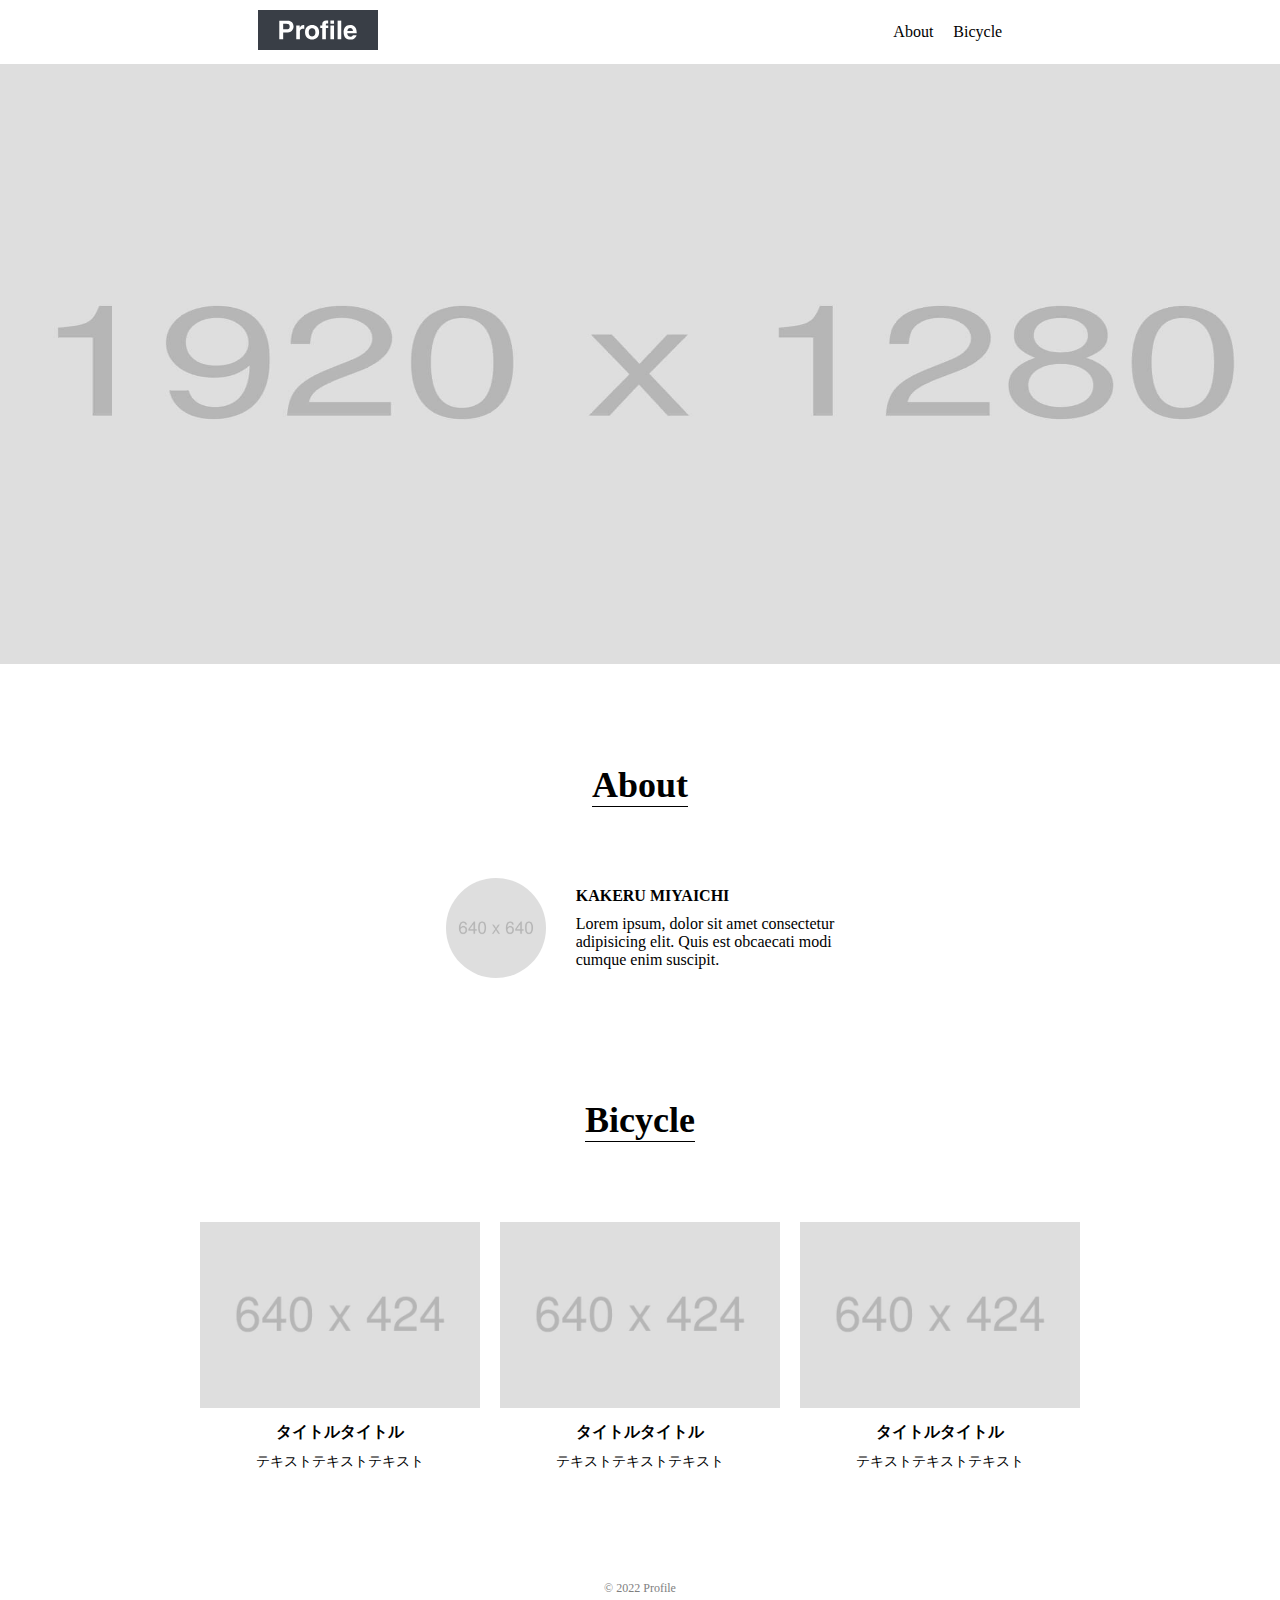
<file: html/copy-coding1/index.html>
<!DOCTYPE html>
<html lang="ja">
  <head>
    <meta charset="UTF-8" />
    <meta http-equiv="X-UA-Compatible" content="IE=edge" />
    <meta name="viewport" content="width=device-width, initial-scale=1.0" />
    <title>Website-Practice No.1</title>
    <link rel="stylesheet" href="style.css" />
    <link rel="preconnect" href="https://fonts.googleapis.com" />
    <link rel="preconnect" href="https://fonts.gstatic.com" crossorigin />
    <link
      href="https://fonts.googleapis.com/css2?family=Cinzel&display=swap"
      rel="stylesheet"
    />
  </head>
  <body>
    <header>
      <a href="#">
        <img src="./img/logo.svg" alt="" class="logo" />
      </a>
      <nav>
        <ul>
          <li><a href="#about">About</a></li>
          <li><a href="#bicycle">Bicycle</a></li>
        </ul>
      </nav>
    </header>
    <main>
      <div class="mainvisual">
        <img src="./img/mainvisual.jpg" alt="" />
      </div>
      <div>
        <section>
          <div class="title">
            <h1 id="about">About</h1>
          </div>
          <div class="profile-container">
            <div class="profile-img">
              <img src="./img/about.jpg" alt="about" class="about" />
            </div>
            <div class="profile-main">
              <h4>KAKERU MIYAICHI</h4>
              <p>
                Lorem ipsum, dolor sit amet consectetur <br />
                adipisicing elit. Quis est obcaecati modi <br />
                cumque enim suscipit.
              </p>
            </div>
          </div>
          <div class="title">
            <h1 id="bicycle">Bicycle</h1>
          </div>
          <div class="bicycle-container">
            <ul>
              <li>
                <img src="./img/bicycle1.jpg" alt="" />
                <h4>タイトルタイトル</h4>
                <p>テキストテキストテキスト</p>
              </li>
              <li>
                <img src="./img/bicycle1.jpg" alt="" />
                <h4>タイトルタイトル</h4>
                <p>テキストテキストテキスト</p>
              </li>
              <li>
                <img src="./img/bicycle1.jpg" alt="" />
                <h4>タイトルタイトル</h4>
                <p>テキストテキストテキスト</p>
              </li>
            </ul>
          </div>
        </section>
      </div>
    </main>
    <footer>
      <p>©︎ 2022 Profile</p>
    </footer>
  </body>
</html>
</file>
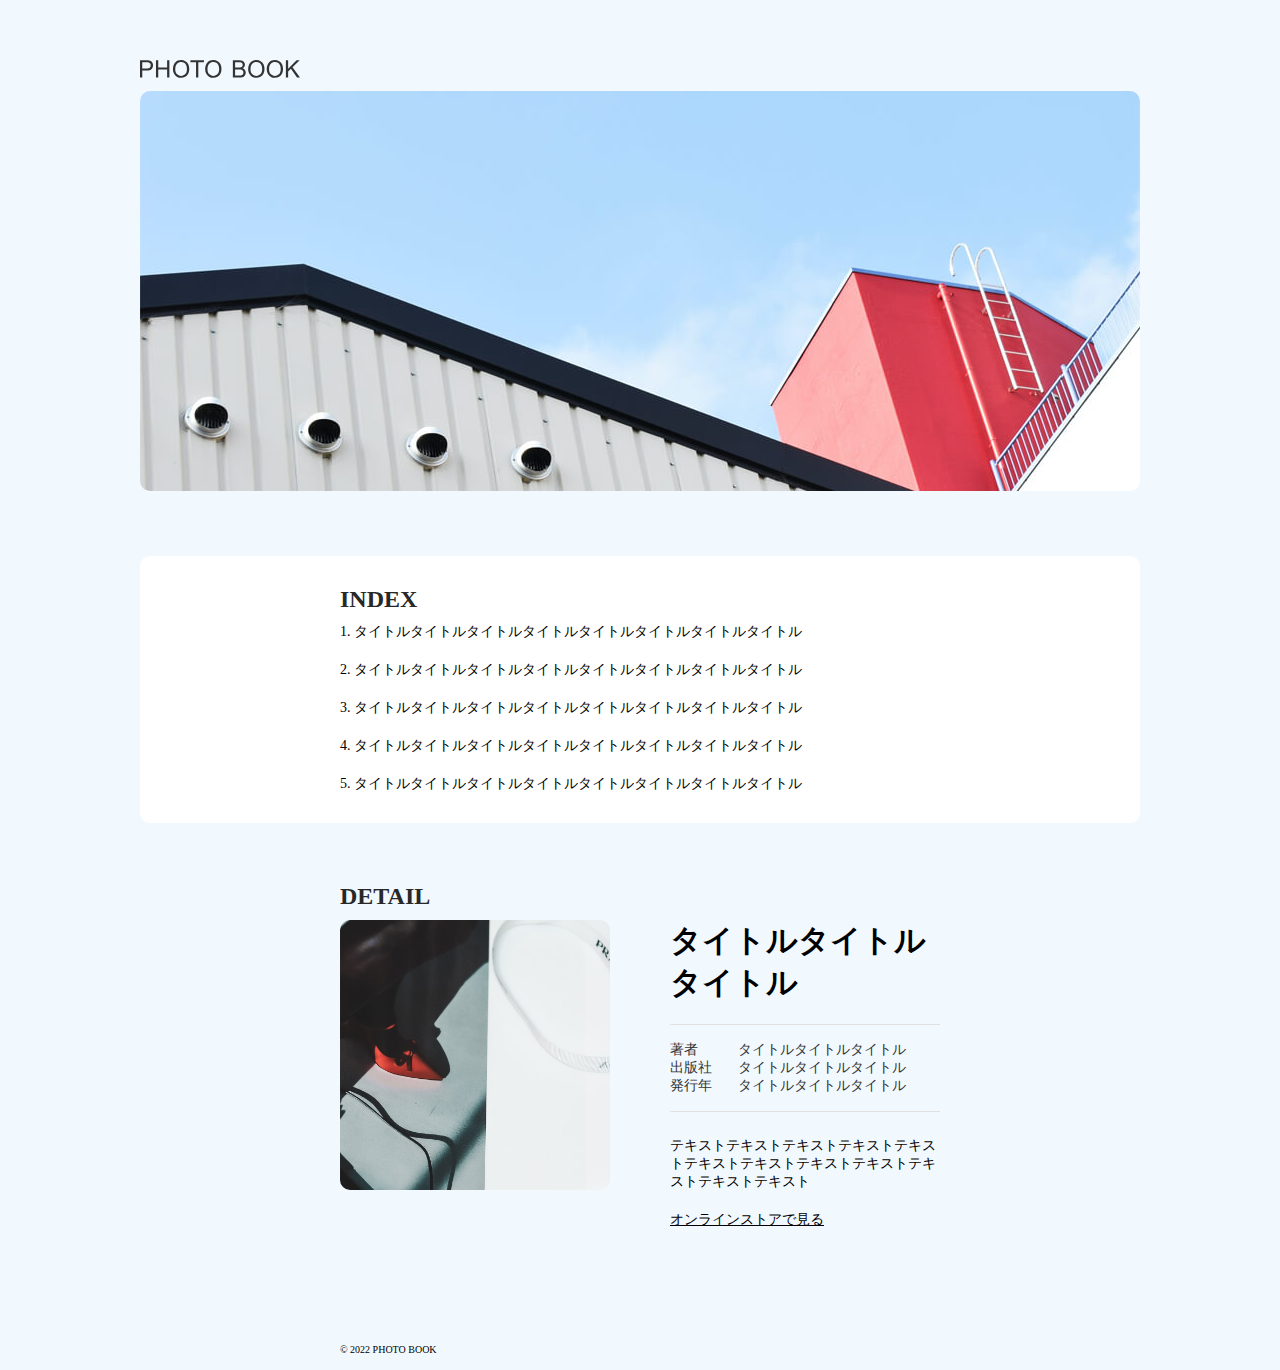
<file: html/copy-coding2/index.html>
<!DOCTYPE html>
<html lang="ja">
  <head>
    <meta charset="UTF-8" />
    <meta http-equiv="X-UA-Compatible" content="IE=edge" />
    <meta name="viewport" content="width=device-width, initial-scale=1.0" />

    <title>PortFolio No.2</title>
    <link rel="shortcut icon" href="./img/favicon.ico" type="image/x-icon" />
    <link rel="stylesheet" href="style.css" />
  </head>
  <body>
    <div class="container">
      <header>
        <a href="#"><img src="./img/logo.svg" alt="logo" /></a>
      </header>
      <main>
        <section class="mainvisual">
          <img src="./img/mainvisual.jpeg" alt="mainvisual" />
        </section>
        <section class="index">
          <div class="inner">
            <div class="title">
              <h1>INDEX</h1>
            </div>
            <ol>
              <li>
                タイトルタイトルタイトルタイトルタイトルタイトルタイトルタイトル
              </li>
              <li>
                タイトルタイトルタイトルタイトルタイトルタイトルタイトルタイトル
              </li>
              <li>
                タイトルタイトルタイトルタイトルタイトルタイトルタイトルタイトル
              </li>
              <li>
                タイトルタイトルタイトルタイトルタイトルタイトルタイトルタイトル
              </li>
              <li>
                タイトルタイトルタイトルタイトルタイトルタイトルタイトルタイトル
              </li>
            </ol>
          </div>
        </section>
        <section class="detail">
          <div class="inner">
            <div class="title">
              <h1>DETAIL</h1>
            </div>
            <div class="detail-content">
              <img src="./img/detail.jpeg" alt="detail" />
              <article>
                <div class="subtitle">
                  <h1>タイトルタイトルタイトル</h1>
                </div>
                <dl>
                  <dt>著者</dt>
                  <dd>タイトルタイトルタイトル</dd>
                  <dt>出版社</dt>
                  <dd>タイトルタイトルタイトル</dd>
                  <dt>発行年</dt>
                  <dd>タイトルタイトルタイトル</dd>
                </dl>
                <p class="text">
                  テキストテキストテキストテキストテキストテキストテキストテキストテキストテキストテキストテキスト
                </p>
                <a href="#"
                  ><p class="online-store">オンラインストアで見る</p></a
                >
              </article>
            </div>
          </div>
        </section>
      </main>
      <footer>
        <div class="inner">&copy; 2022 PHOTO BOOK</div>
      </footer>
    </div>
  </body>
</html>
</file>
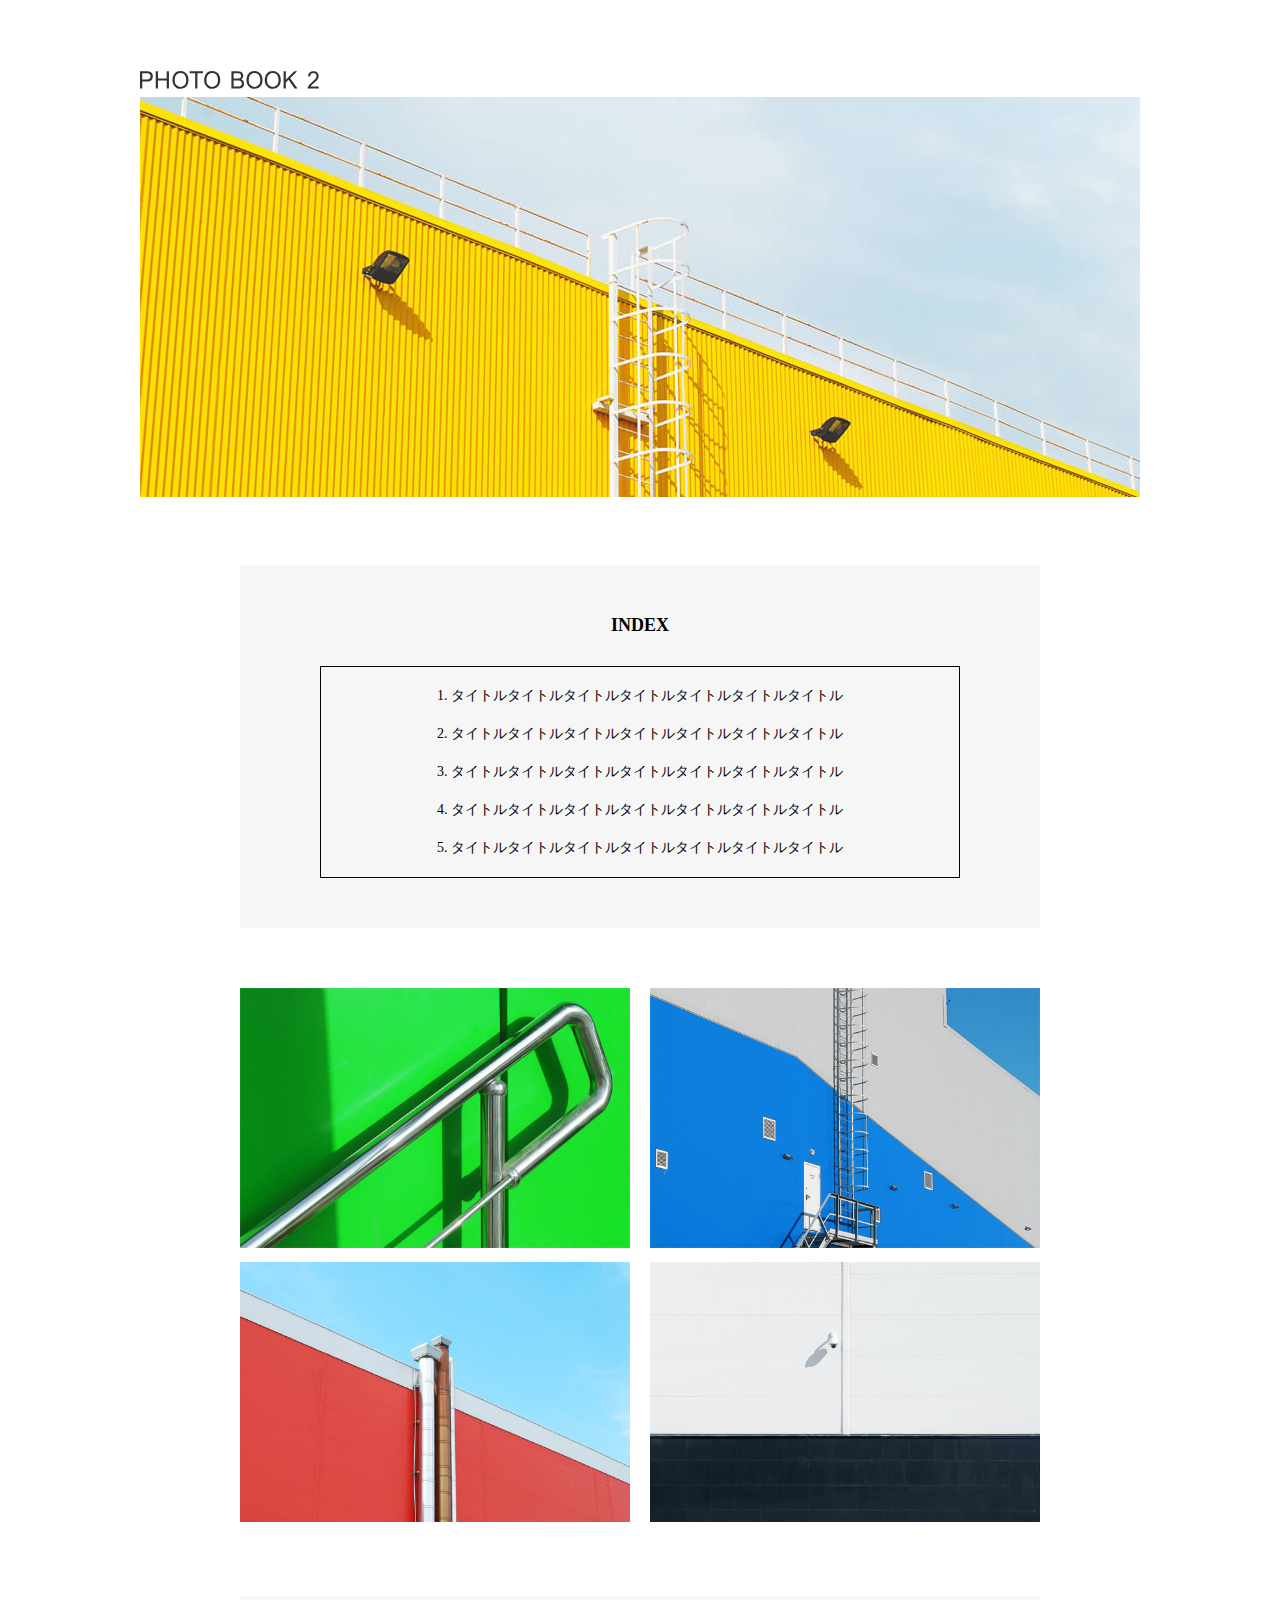
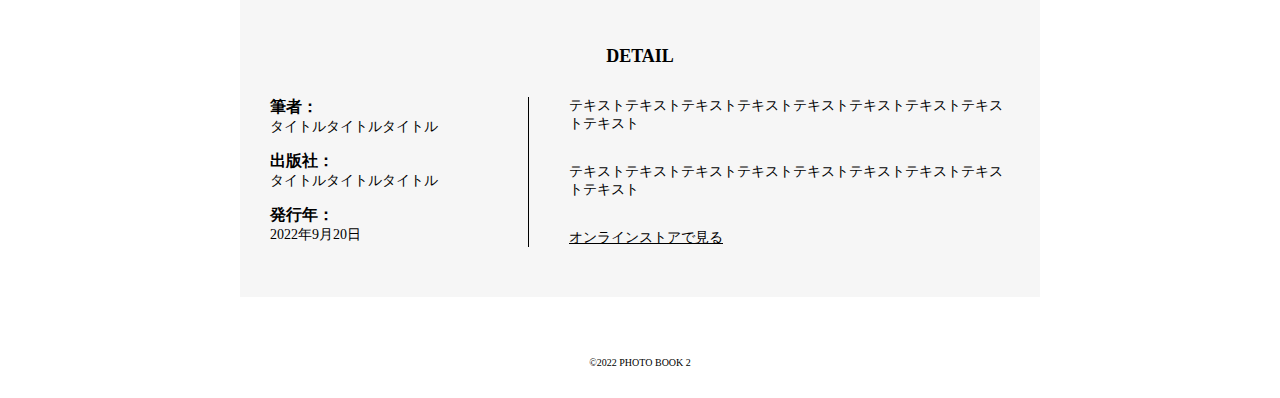
<file: html/copy-coding3/index.html>
<!DOCTYPE html>
<html lang="ja">
  <head>
    <meta charset="UTF-8" />
    <meta http-equiv="X-UA-Compatible" content="IE=edge" />
    <meta name="viewport" content="width=device-width, initial-scale=1.0" />
    <title>PHOTO BOOK 2</title>
    <link rel="shortcut icon" href="./img/favicon.ico" type="image/x-icon" />
    <link rel="stylesheet" href="style.css" />
  </head>
  <body>
    <header>
      <h1 class="logo">
        <a href="#"><img src="./img/logo.svg" alt="logo" /></a>
      </h1>
    </header>
    <main>
      <h1 class="mainvisual">
        <img src="./img/mainvisual.jpg" alt="mainvisual" />
      </h1>
      <div class="inner">
        <section class="index">
          <h1>INDEX</h1>
          <ol>
            <li>タイトルタイトルタイトルタイトルタイトルタイトルタイトル</li>
            <li>タイトルタイトルタイトルタイトルタイトルタイトルタイトル</li>
            <li>タイトルタイトルタイトルタイトルタイトルタイトルタイトル</li>
            <li>タイトルタイトルタイトルタイトルタイトルタイトルタイトル</li>
            <li>タイトルタイトルタイトルタイトルタイトルタイトルタイトル</li>
          </ol>
        </section>
        <section class="gallery">
          <ul>
            <li><img src="./img/photo1.jpg" alt="photo1" class="photo1" /></li>
            <li><img src="./img/photo2.jpg" alt="photo1" class="photo2" /></li>
          </ul>
          <ul>
            <li><img src="./img/photo3.jpg" alt="photo1" class="photo3" /></li>
            <li><img src="./img/photo4.jpg" alt="photo1" class="photo4" /></li>
          </ul>
        </section>
        <section class="detail">
          <h1>DETAIL</h1>
          <article>
            <div class="detail-content">
              <h4>筆者：</h4>
              <p>タイトルタイトルタイトル</p>
              <h4>出版社：</h4>
              <p>タイトルタイトルタイトル</p>
              <h4>発行年：</h4>
              <p>2022年9月20日</p>
            </div>
            <div class="detail-text">
              <p>
                テキストテキストテキストテキストテキストテキストテキストテキストテキスト
              </p>
              <p>
                テキストテキストテキストテキストテキストテキストテキストテキストテキスト
              </p>
              <p><a href="#">オンラインストアで見る</a></p>
            </div>
          </article>
        </section>
      </div>
    </main>
    <footer>&copy;2022 PHOTO BOOK 2</footer>
  </body>
</html>
</file>
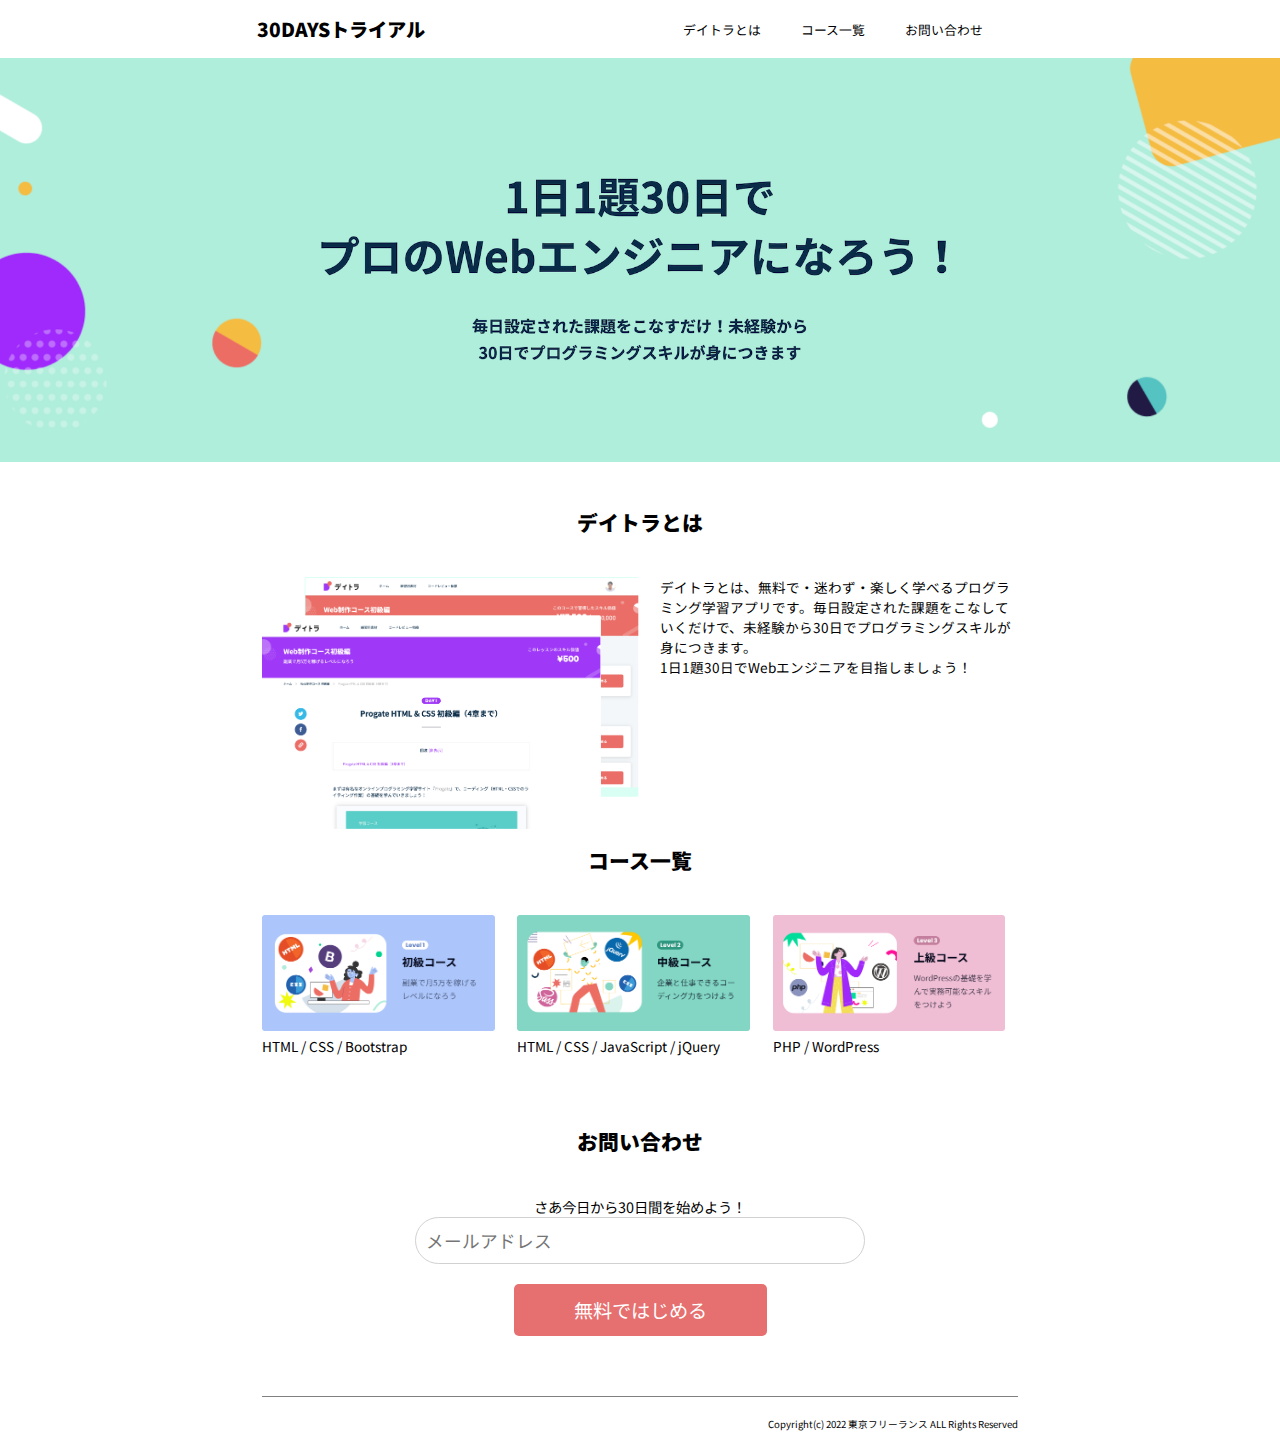
<file: html/copy-coding4/index.html>
<!DOCTYPE html>
<html lang="ja">
  <head>
    <meta charset="UTF-8" />
    <meta http-equiv="X-UA-Compatible" content="IE=edge" />
    <meta name="viewport" content="width=device-width, initial-scale=1.0" />
    <title>30DAYSトライアル</title>
    <link rel="shortcut icon" href="./img/favicon.ico" type="image/x-icon" />
    <link rel="stylesheet" href="./style.css" />
    <link
      href="https://fonts.googleapis.com/css?family=Noto+Sans+JP"
      rel="stylesheet"
    />
  </head>
  <body>
    <header>
      <h1 class="logo">30DAYSトライアル</h1>
      <nav>
        <ul>
          <li>デイトラとは</li>
          <li>コース一覧</li>
          <li>お問い合わせ</li>
        </ul>
      </nav>
    </header>
    <main>
      <section class="mainvisual">
        <img src="./img/main-vsual.png" alt="main-visual" />
        <div class="mainvisual2">
          <h1>
            1日1題30日で<br />
            プロのWebエンジニア<br />
            になろう！
          </h1>
          <p>
            毎日設定された課題をこなすだけ！<br />
            未経験から30日でプログラミングスキルが身につきます
          </p>
        </div>
      </section>
      <div class="container">
        <section class="about">
          <h1 class="title">デイトラとは</h1>
          <div>
            <img src="./img/about.png" alt="about" />
            <p>
              デイトラとは、無料で・迷わず・楽しく学べるプログラミング学習アプリです。毎日設定された課題をこなしていくだけで、未経験から30日でプログラミングスキルが身につきます。<br />
              1日1題30日でWebエンジニアを目指しましょう！
            </p>
          </div>
        </section>
        <section class="course">
          <h1 class="title">コース一覧</h1>
          <ul>
            <li>
              <img src="./img/web_first.png" alt="web_first" />
              <p>HTML / CSS / Bootstrap</p>
            </li>
            <li>
              <img src="./img/web_second.png" alt="web_first" />
              <p>HTML / CSS / JavaScript / jQuery</p>
            </li>
            <li>
              <img src="./img/web_third.png" alt="web_first" />
              <p>PHP / WordPress</p>
            </li>
          </ul>
        </section>
        <section class="contact">
          <h1 class="title">お問い合わせ</h1>
          <p>さあ今日から30日間を始めよう！</p>
          <form action="">
            <input type="text" placeholder="メールアドレス" />
            <div>
              <button>無料ではじめる</button>
            </div>
          </form>
        </section>
      </div>
    </main>
    <div class="container">
      <footer>Copyright(c) 2022 東京フリーランス ALL Rights Reserved</footer>
    </div>
  </body>
</html>
</file>
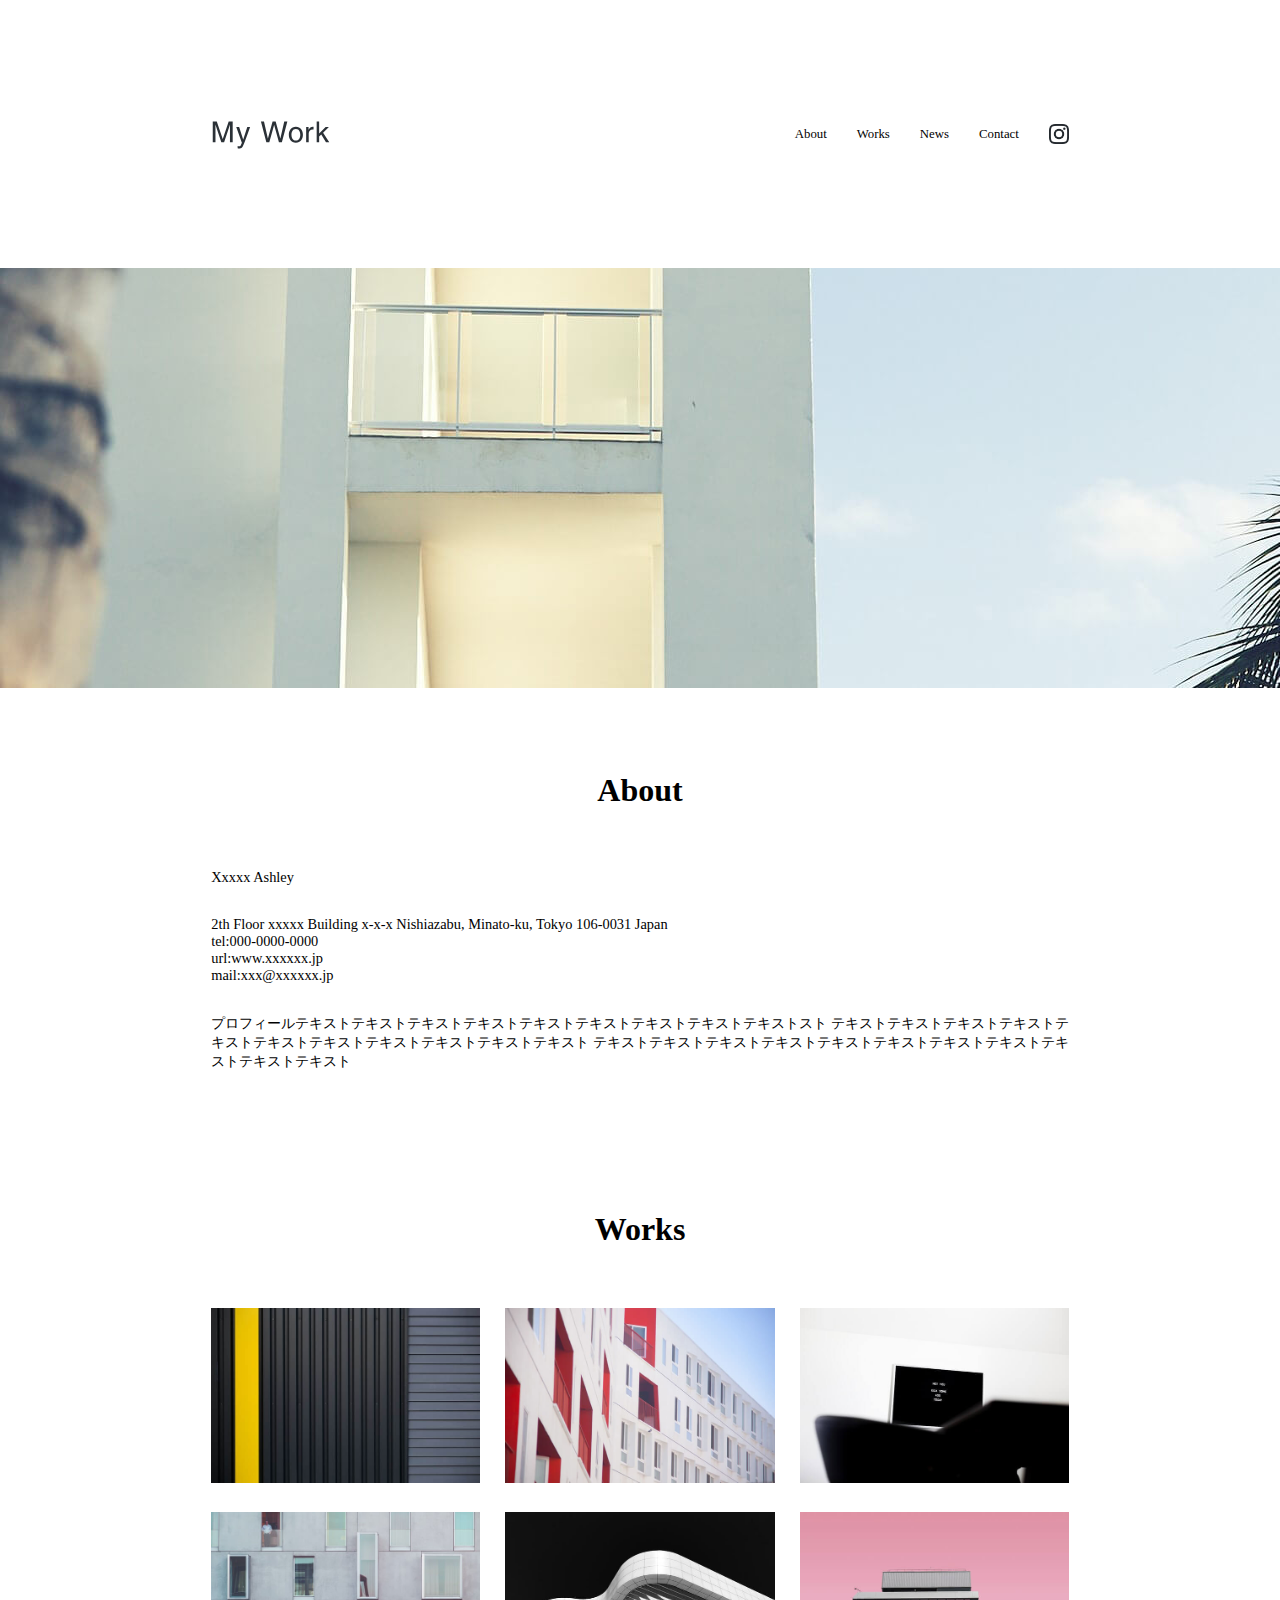
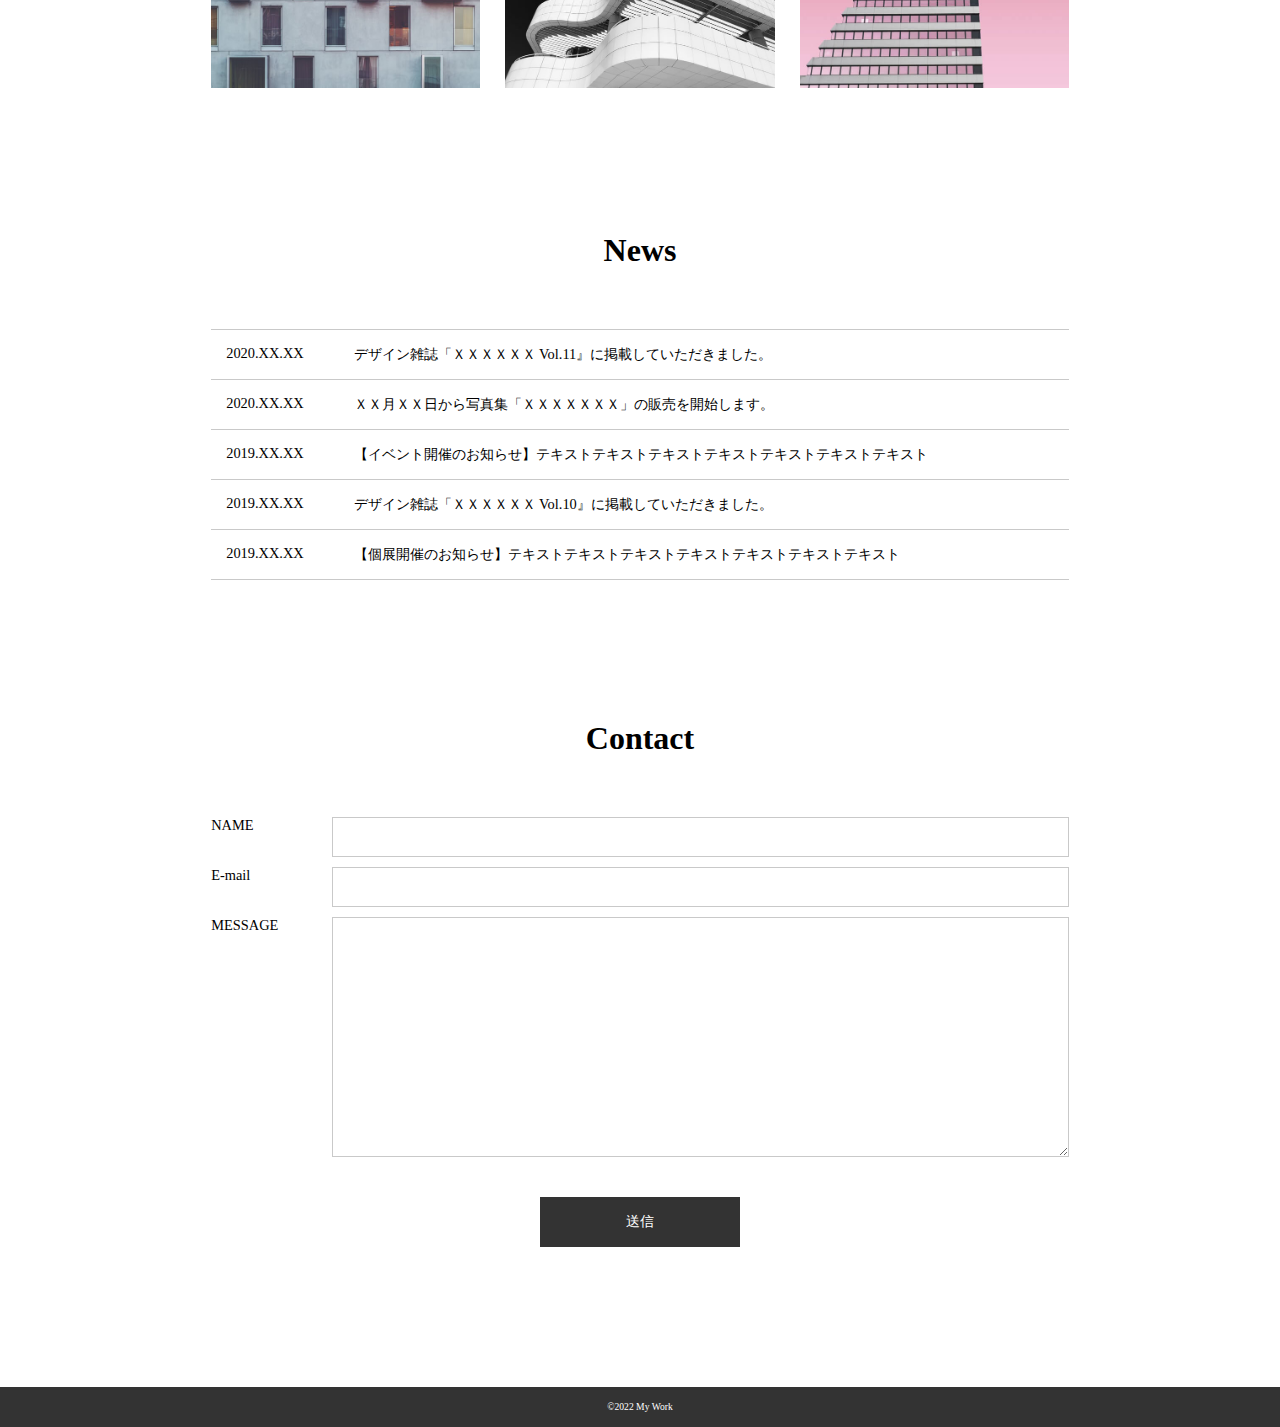
<file: html/copy-coding5/index.html>
<!DOCTYPE html>
<html lang="ja">
  <head>
    <meta charset="UTF-8" />
    <meta http-equiv="X-UA-Compatible" content="IE=edge" />
    <meta name="viewport" content="width=device-width, initial-scale=1.0" />
    <title>My Work</title>
    <link rel="stylesheet" href="./style.css" />
  </head>
  <body>
    <div class="container">
      <header>
        <a href=""><img src="./img/logo.svg" alt="logo" /></a>
        <nav>
          <ul>
            <li><a href="#">About</a></li>
            <li><a href="#">Works</a></li>
            <li><a href="#">News</a></li>
            <li><a href="#">Contact</a></li>
            <li>
              <a href="#"
                ><img src="./img/icon-instagram.png" alt="instagram"
              /></a>
            </li>
          </ul>
        </nav>
      </header>
    </div>
    <main>
      <section id="main-visual">
        <img
          src="./img/mainvisual-pc.jpg"
          alt="main-visual-pc"
          class="main-visual-pc"
        />
        <img
          src="./img/mainvisual-sp.jpeg"
          alt="main-visual-sp"
          class="main-visual-sp"
        />
      </section>
      <div class="container">
        <section id="about">
          <h1 class="title">About</h1>
          <article class="text-content">
            <p class="name">Xxxxx Ashley</p>
            <p class="address">
              2th Floor xxxxx Building x-x-x Nishiazabu, Minato-ku, Tokyo
              106-0031 Japan
            </p>
            <p class="phone-number">tel:000-0000-0000</p>
            <p class="url">url:www.xxxxxx.jp</p>
            <p class="mail-address">mail:xxx@xxxxxx.jp</p>
            <p class="text">
              プロフィールテキストテキストテキストテキストテキストテキストテキストテキストテキストスト
              テキストテキストテキストテキストテキストテキストテキストテキストテキストテキストテキスト
              テキストテキストテキストテキストテキストテキストテキストテキストテキストテキストテキスト
            </p>
          </article>
        </section>
        <section id="works">
          <h1 class="title">Works</h1>
          <ul class="works-block-1">
            <li><img src="./img/works1.jpg" alt="works1" /></li>
            <li><img src="./img/works2.jpg" alt="works2" /></li>
            <li><img src="./img/works3.jpg" alt="works3" /></li>
          </ul>
          <ul class="works-block-2">
            <li><img src="./img/works4.jpg" alt="works4" /></li>
            <li><img src="./img/works5.jpg" alt="works5" /></li>
            <li><img src="./img/works6.jpg" alt="works6" /></li>
          </ul>
        </section>
        <section id="news">
          <h1 class="title">News</h1>
          <dl>
            <div>
              <dt>2020.XX.XX</dt>
              <dd>
                デザイン雑誌「ＸＸＸＸＸＸ Vol.11』に掲載していただきました。
              </dd>
            </div>
            <div>
              <dt>2020.XX.XX</dt>
              <dd>
                ＸＸ月ＸＸ日から写真集「ＸＸＸＸＸＸＸ」の販売を開始します。
              </dd>
            </div>
            <div>
              <dt>2019.XX.XX</dt>
              <dd>
                【イベント開催のお知らせ】テキストテキストテキストテキストテキストテキストテキスト
              </dd>
            </div>
            <div>
              <dt>2019.XX.XX</dt>
              <dd>
                デザイン雑誌「ＸＸＸＸＸＸ Vol.10』に掲載していただきました。
              </dd>
            </div>
            <div>
              <dt>2019.XX.XX</dt>
              <dd>
                【個展開催のお知らせ】テキストテキストテキストテキストテキストテキストテキスト
              </dd>
            </div>
          </dl>
        </section>
        <section id="contact">
          <h1 class="title">Contact</h1>
          <form action="submit">
            <div>
              <p>NAME</p>
              <input type="text" />
            </div>
            <div>
              <p>E-mail</p>
              <input type="text" />
            </div>
            <div>
              <p>MESSAGE</p>
              <textarea type="text"></textarea>
            </div>
            <div>
              <button>送信</button>
            </div>
          </form>
        </section>
      </div>
    </main>
    <footer>&copy;2022 My Work</footer>
  </body>
</html>
</file>
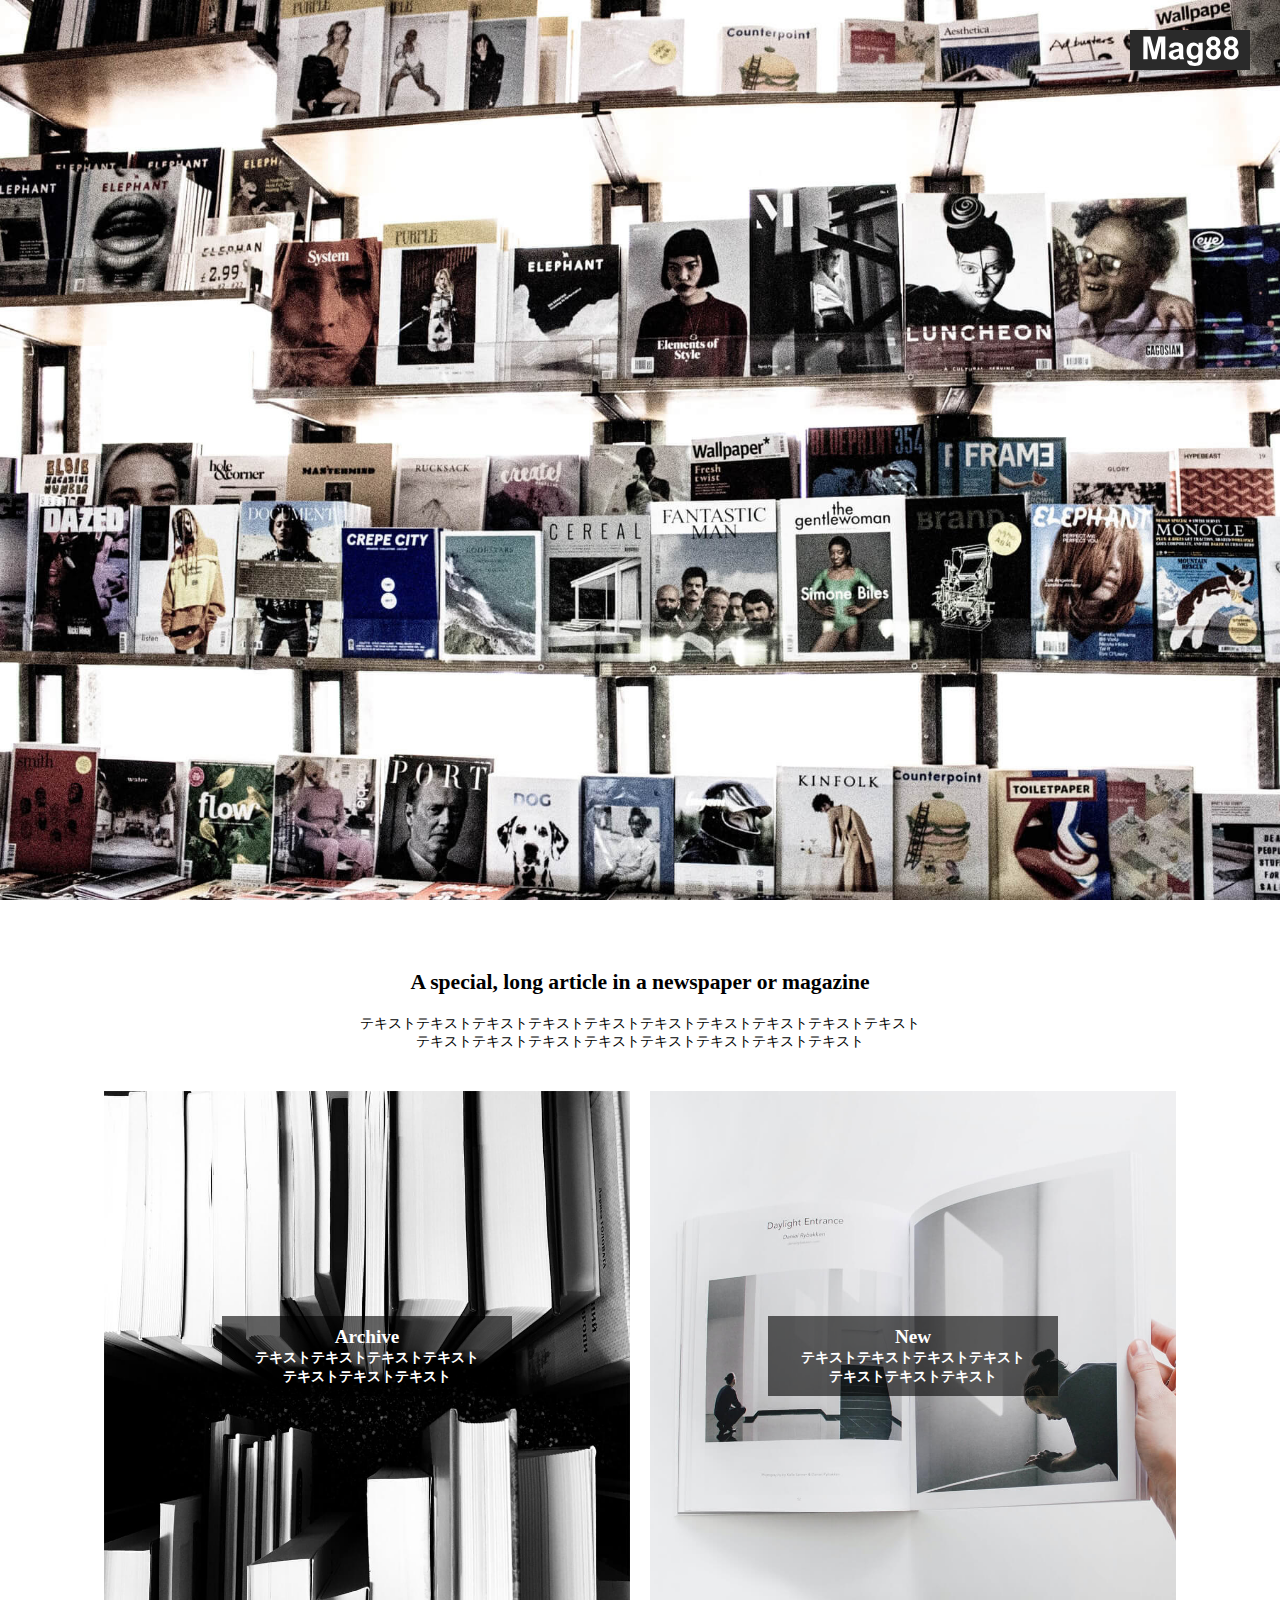
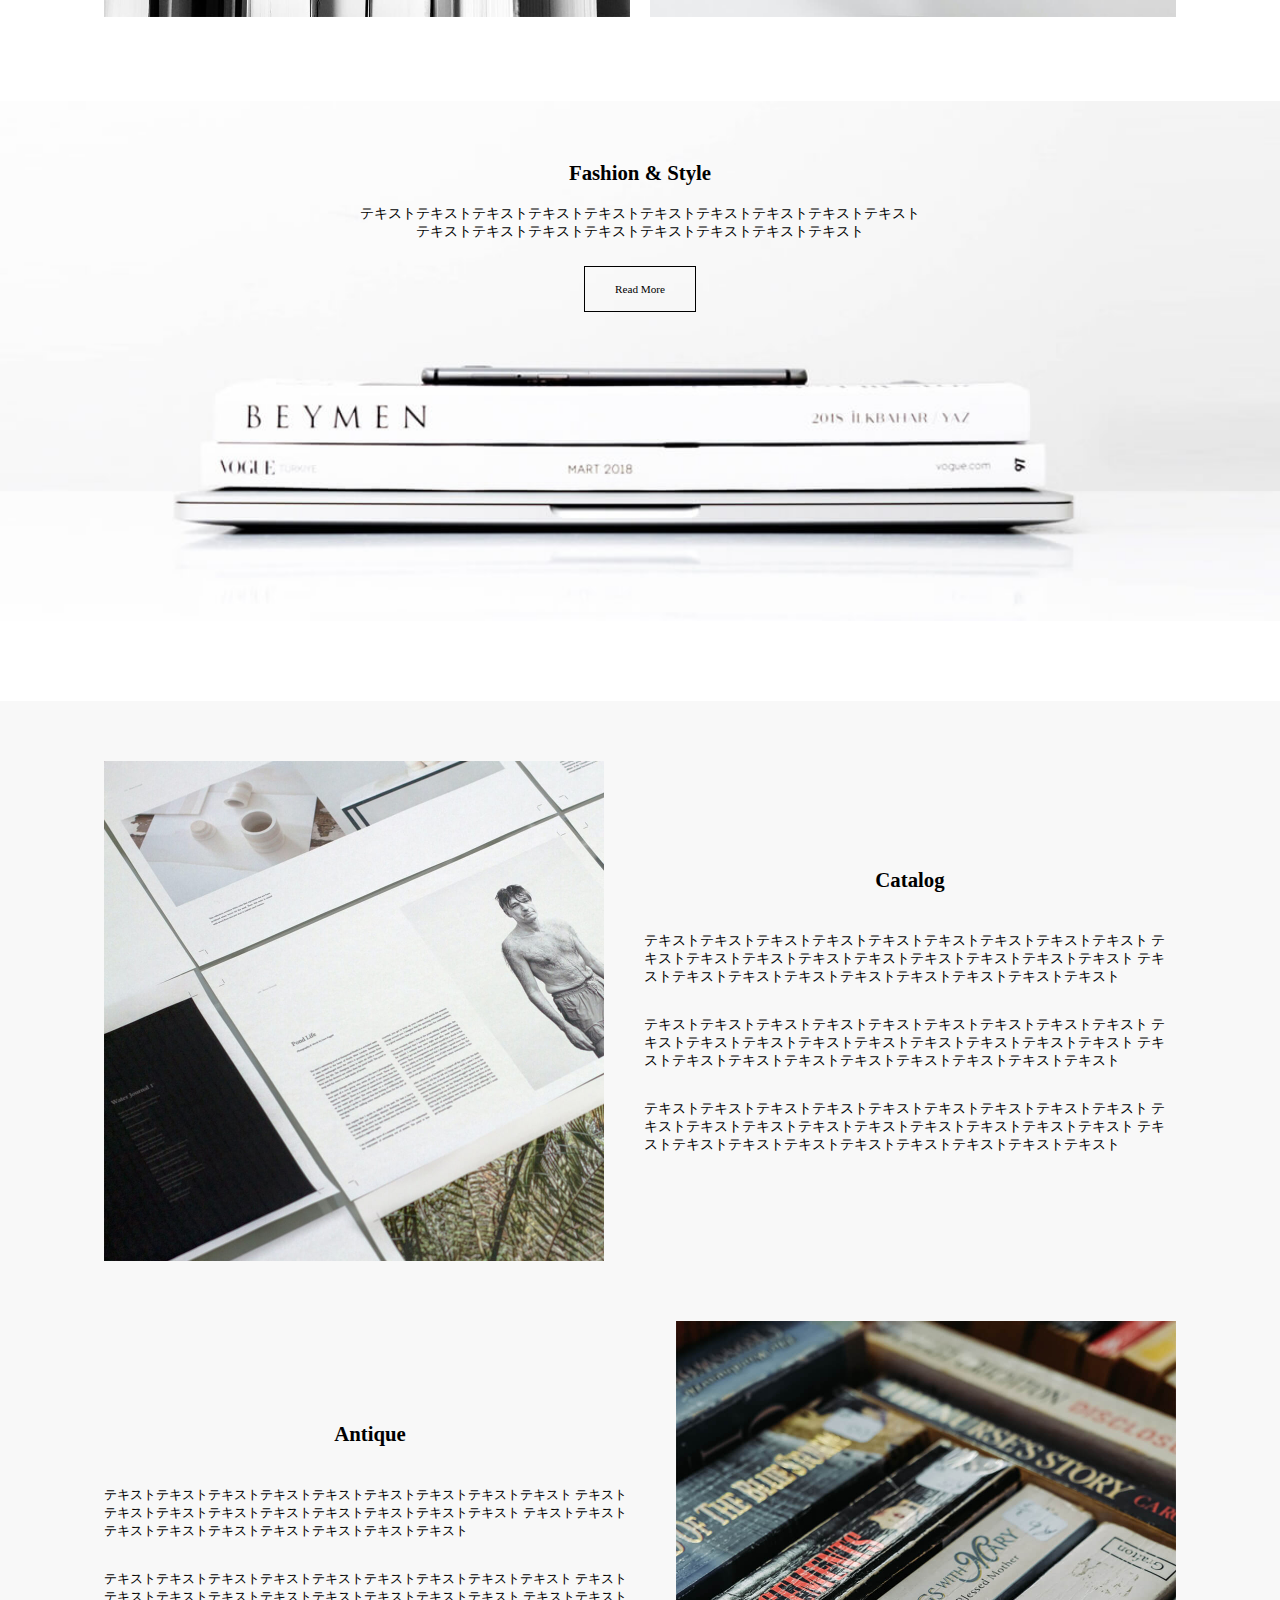
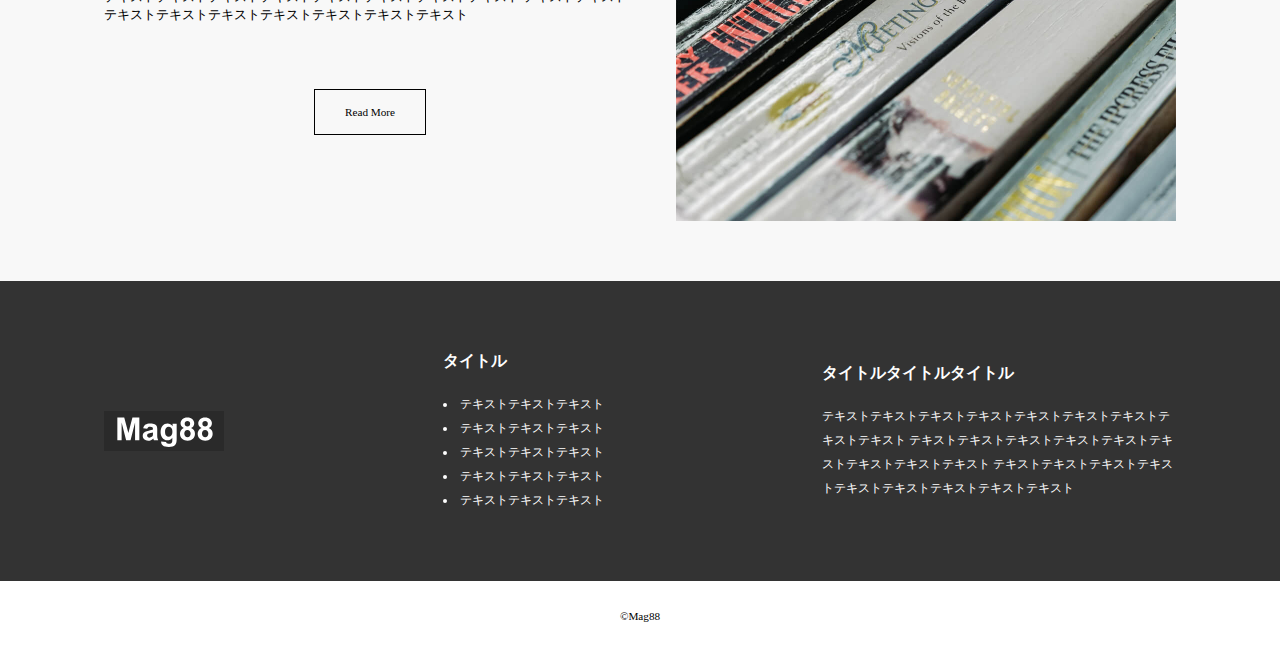
<file: html/copy-coding6/index.html>
<!DOCTYPE html>
<html lang="ja">
  <head>
    <meta charset="UTF-8" />
    <meta http-equiv="X-UA-Compatible" content="IE=edge" />
    <meta name="viewport" content="width=device-width, initial-scale=1.0" />
    <title>Document</title>
    <link rel="stylesheet" href="./style.css" />
    <link rel="shortcut icon" href="./img/favicon.ico" type="image/x-icon" />
  </head>
  <body>
    <header>
      <img src="./img/logo.svg" alt="logo" />
    </header>
    <main>
      <section id="text" class="wrapper">
        <h1>A special, long article in a newspaper or magazine</h1>
        <p>
          テキストテキストテキストテキストテキストテキストテキストテキストテキストテキスト
          <br />
          テキストテキストテキストテキストテキストテキストテキストテキスト
        </p>
      </section>

      <section id="main-contents" class="wrapper">
        <div class="content archive-content">
          <img src="./img/magazine-archive.jpg" alt="archive" />
          <div class="main-text">
            <h1>Archive</h1>
            <p>
              テキストテキストテキストテキスト<br />
              テキストテキストテキスト
            </p>
          </div>
        </div>
        <div class="content new-content">
          <img src="./img/magazine-new.jpg" alt="new" />
          <div class="main-text">
            <h1>New</h1>
            <p>
              テキストテキストテキストテキスト<br />
              テキストテキストテキスト
            </p>
          </div>
        </div>
      </section>
      <section id="fashion-style-content">
        <div class="wrapper">
          <h1>Fashion & Style</h1>
          <p class="fashion-style-content-text">
            テキストテキストテキストテキストテキストテキストテキストテキストテキストテキスト
            <br />
            テキストテキストテキストテキストテキストテキストテキストテキスト
          </p>
          <p class="readmore-button"><a href="#">Read More</a></p>
        </div>
      </section>
      <section id="catalog">
        <div class="wrapper">
          <div class="catalog-content">
            <img src="./img/catalog.jpg" alt="catalog" />
            <article>
              <h1>Catalog</h1>
              <p>
                テキストテキストテキストテキストテキストテキストテキストテキストテキスト
                テキストテキストテキストテキストテキストテキストテキストテキストテキスト
                テキストテキストテキストテキストテキストテキストテキストテキストテキスト
              </p>
              <p>
                テキストテキストテキストテキストテキストテキストテキストテキストテキスト
                テキストテキストテキストテキストテキストテキストテキストテキストテキスト
                テキストテキストテキストテキストテキストテキストテキストテキストテキスト
              </p>
              <p>
                テキストテキストテキストテキストテキストテキストテキストテキストテキスト
                テキストテキストテキストテキストテキストテキストテキストテキストテキスト
                テキストテキストテキストテキストテキストテキストテキストテキストテキスト
              </p>
            </article>
          </div>
        </div>
      </section>
      <section id="antique">
        <div class="wrapper">
          <div class="antique-content">
            <article>
              <h1>Antique</h1>
              <p>
                テキストテキストテキストテキストテキストテキストテキストテキストテキスト
                テキストテキストテキストテキストテキストテキストテキストテキストテキスト
                テキストテキストテキストテキストテキストテキストテキストテキストテキスト
              </p>
              <p>
                テキストテキストテキストテキストテキストテキストテキストテキストテキスト
                テキストテキストテキストテキストテキストテキストテキストテキストテキスト
                テキストテキストテキストテキストテキストテキストテキストテキストテキスト
              </p>
              <p class="readmore-button"><a href="#">Read More</a></p>
            </article>
            <img src="./img/antique.jpg" alt="antique" />
          </div>
        </div>
      </section>
    </main>
    <footer>
      <div class="wrapper">
        <div class="footer-content">
          <img src="./img/logo.svg" alt="logo" />
          <div class="footer-text-1">
            <h1>タイトル</h1>
            <ul>
              <li>テキストテキストテキスト</li>
              <li>テキストテキストテキスト</li>
              <li>テキストテキストテキスト</li>
              <li>テキストテキストテキスト</li>
              <li>テキストテキストテキスト</li>
            </ul>
          </div>
          <div class="footer-text-2">
            <h1>タイトルタイトルタイトル</h1>
            <p>
              テキストテキストテキストテキストテキストテキストテキストテキストテキスト
              テキストテキストテキストテキストテキストテキストテキストテキストテキスト
              テキストテキストテキストテキストテキストテキストテキストテキストテキスト
            </p>
          </div>
        </div>
      </div>
      <div class="copyright">
        <p>&copy;Mag88</p>
      </div>
    </footer>
  </body>
</html>
</file>
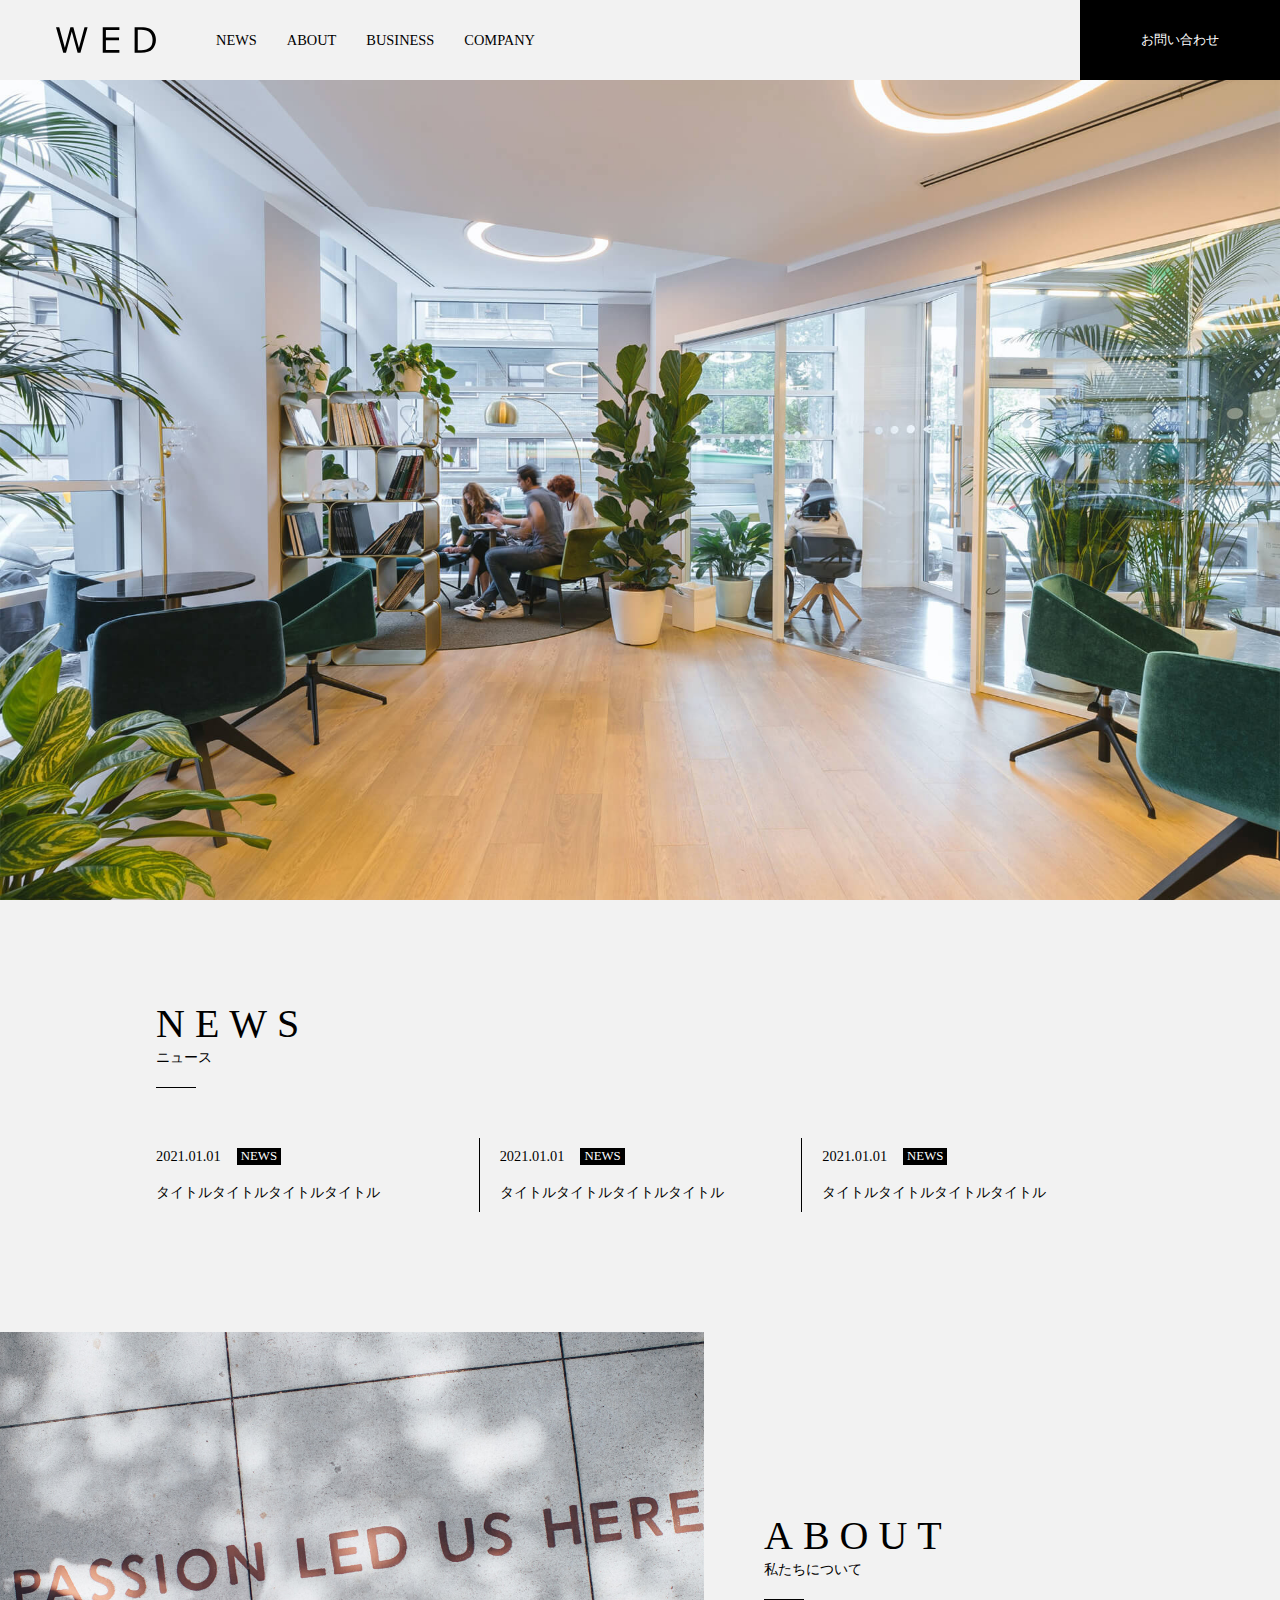
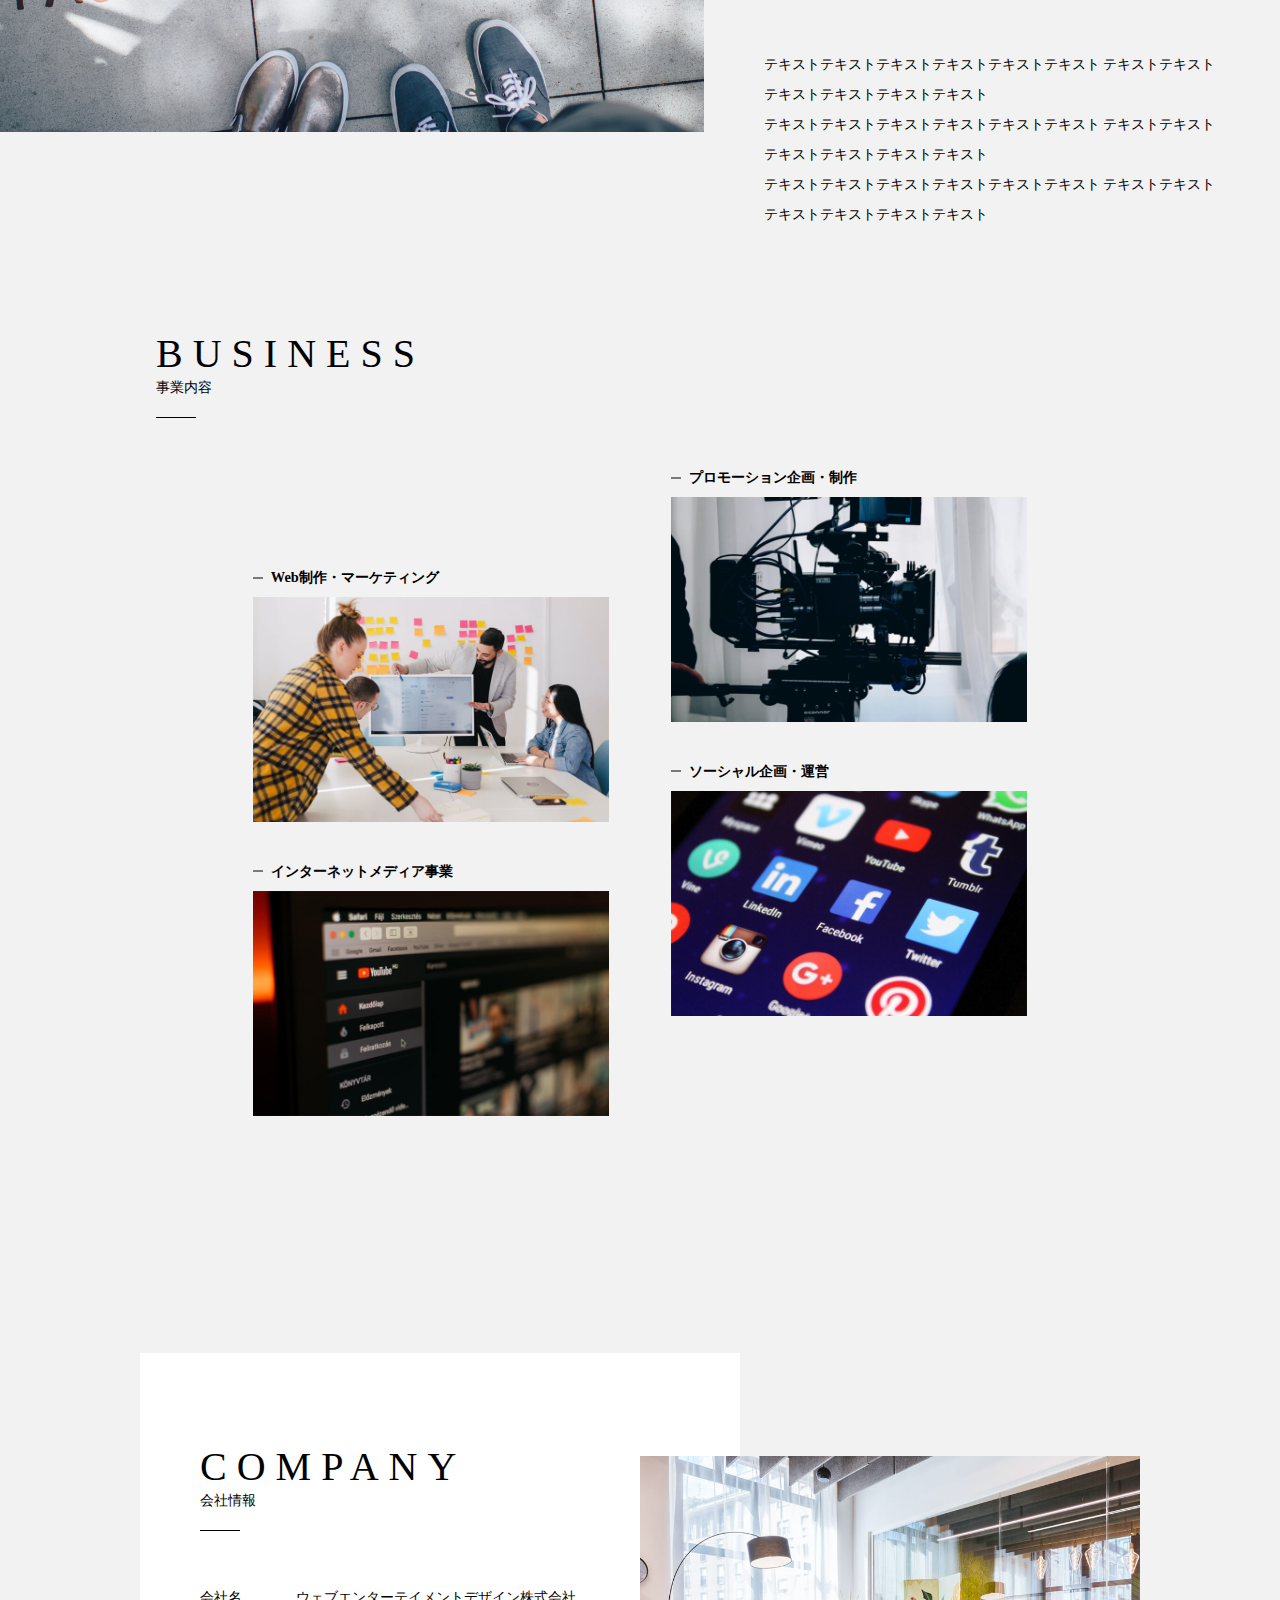
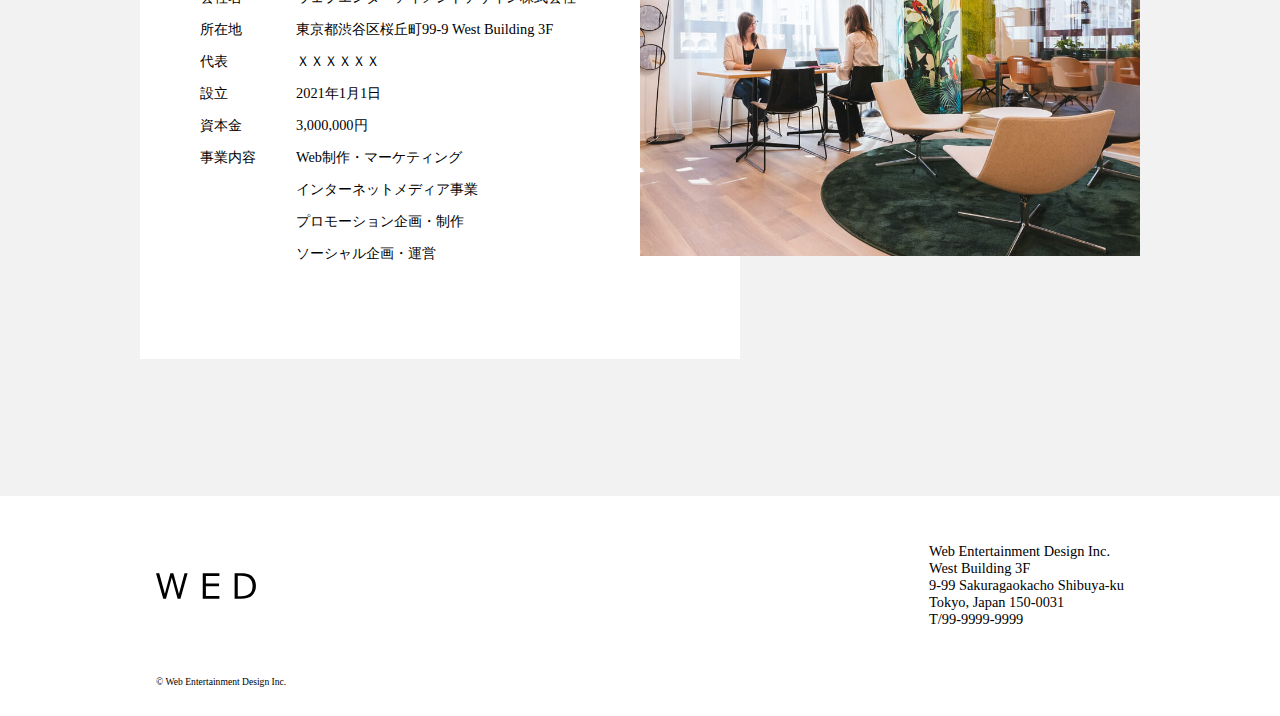
<file: html/copy-coding7/index.html>
<!DOCTYPE html>
<html lang="ja">
  <head>
    <meta charset="UTF-8" />
    <meta http-equiv="X-UA-Compatible" content="IE=edge" />
    <meta name="viewport" content="width=device-width, initial-scale=1.0" />
    <title>Document</title>
    <link rel="stylesheet" href="./styles/style.css" />
  </head>
  <body>
    <header>
      <div class="inner wrapper">
        <img src="./img/logo.svg" alt="logo" />
        <ul>
          <li><a href="#news">NEWS</a></li>
          <li><a href="#about">ABOUT</a></li>
          <li><a href="buisiness">BUSINESS</a></li>
          <li><a href="company">COMPANY</a></li>
        </ul>
      </div>
      <a href="#contact" class="contact">お問い合わせ</a>
    </header>
    <section id="mainvisual">
      <img src="./img/mainvisual.jpg" alt="mainvisual" />
    </section>
    <section id="news" class="wrapper">
      <div class="section_title">
        <h1 class="main_title">NEWS</h1>
        <p class="sub_title">ニュース</p>
      </div>
      <article>
        <div class="news_box">
          <div class="news_title">
            <p class="news_day">
              <time datetime="2021-01-01">2021.01.01</time>
            </p>
            <p class="news_tag">NEWS</p>
          </div>
          <h1 class="news_text">タイトルタイトルタイトルタイトル</h1>
        </div>
        <div class="news_box">
          <div class="news_title">
            <p class="news_day">
              <time datetime="2021-01-01">2021.01.01</time>
            </p>
            <p class="news_tag">NEWS</p>
          </div>
          <h1 class="news_text">タイトルタイトルタイトルタイトル</h1>
        </div>
        <div class="news_box">
          <div class="news_title">
            <p class="news_day">
              <time datetime="2021-01-01">2021.01.01</time>
            </p>
            <p class="news_tag">NEWS</p>
          </div>
          <h1 class="news_text">タイトルタイトルタイトルタイトル</h1>
        </div>
      </article>
    </section>
    <section id="about">
      <img src="./img/about.jpg" alt="about" />
      <div class="about_content">
        <div class="section_title">
          <h1 class="main_title">ABOUT</h1>
          <p class="sub_title">私たちについて</p>
        </div>
        <div class="about_text">
          <p>
            テキストテキストテキストテキストテキストテキスト
            テキストテキストテキストテキストテキストテキスト
          </p>
          <p>
            テキストテキストテキストテキストテキストテキスト
            テキストテキストテキストテキストテキストテキスト
          </p>
          <p>
            テキストテキストテキストテキストテキストテキスト
            テキストテキストテキストテキストテキストテキスト
          </p>
        </div>
      </div>
    </section>
    <section id="business" class="wrapper">
      <div class="section_title">
        <h1 class="main_title">BUSINESS</h1>
        <p class="sub_title">事業内容</p>
      </div>
      <div class="business_detail">
        <div class="business_detail_1">
          <div class="business_detail_1-1">
            <p class="business_title">Web制作・マーケティング</p>
            <img src="./img/business1.jpg" alt="business1" />
          </div>
          <div class="business_detail_1-2">
            <p class="business_title">インターネットメディア事業</p>
            <img src="./img/business2.jpg" alt="business2" />
          </div>
        </div>
        <div class="business_detail_2">
          <div class="business_detail_2-1">
            <p class="business_title">プロモーション企画・制作</p>
            <img src="./img/business3.jpg" alt="business3" />
          </div>
          <div class="business_detail_2-2">
            <p class="business_title">ソーシャル企画・運営</p>
            <img src="./img/business4.jpg" alt="business4" />
          </div>
        </div>
      </div>
    </section>
    <section id="company" class="wrapper">
      <div class="company_content">
        <div class="section_title">
          <h1 class="main_title">COMPANY</h1>
          <p class="sub_title">会社情報</p>
        </div>
        <dl>
          <dt>会社名</dt>
          <dd>ウェブエンターテイメントデザイン株式会社</dd>
          <dt>所在地</dt>
          <dd>東京都渋谷区桜丘町99-9 West Building 3F</dd>
          <dt>代表</dt>
          <dd>ＸＸＸＸＸＸ</dd>
          <dt>設立</dt>
          <dd>2021年1月1日</dd>
          <dt>資本金</dt>
          <dd>3,000,000円</dd>
          <dt>事業内容</dt>
          <dd>Web制作・マーケティング</dd>
          <dd class="add">インターネットメディア事業</dd>
          <dd class="add">プロモーション企画・制作</dd>
          <dd class="add">ソーシャル企画・運営</dd>
        </dl>
      </div>
      <img src="./img/company.jpg" alt="company" />
    </section>
    <footer>
      <div class="wrapper">
        <div class="footer_container">
          <img src="./img/logo.svg" alt="logo" />
          <ul>
            <li>Web Entertainment Design Inc.</li>
            <li>West Building 3F</li>
            <li>9-99 Sakuragaokacho Shibuya-ku</li>
            <li>Tokyo, Japan 150-0031</li>
            <li>T/99-9999-9999</li>
          </ul>
        </div>
        <p class="copyright">© Web Entertainment Design Inc.</p>
      </div>
    </footer>
  </body>
</html>
</file>
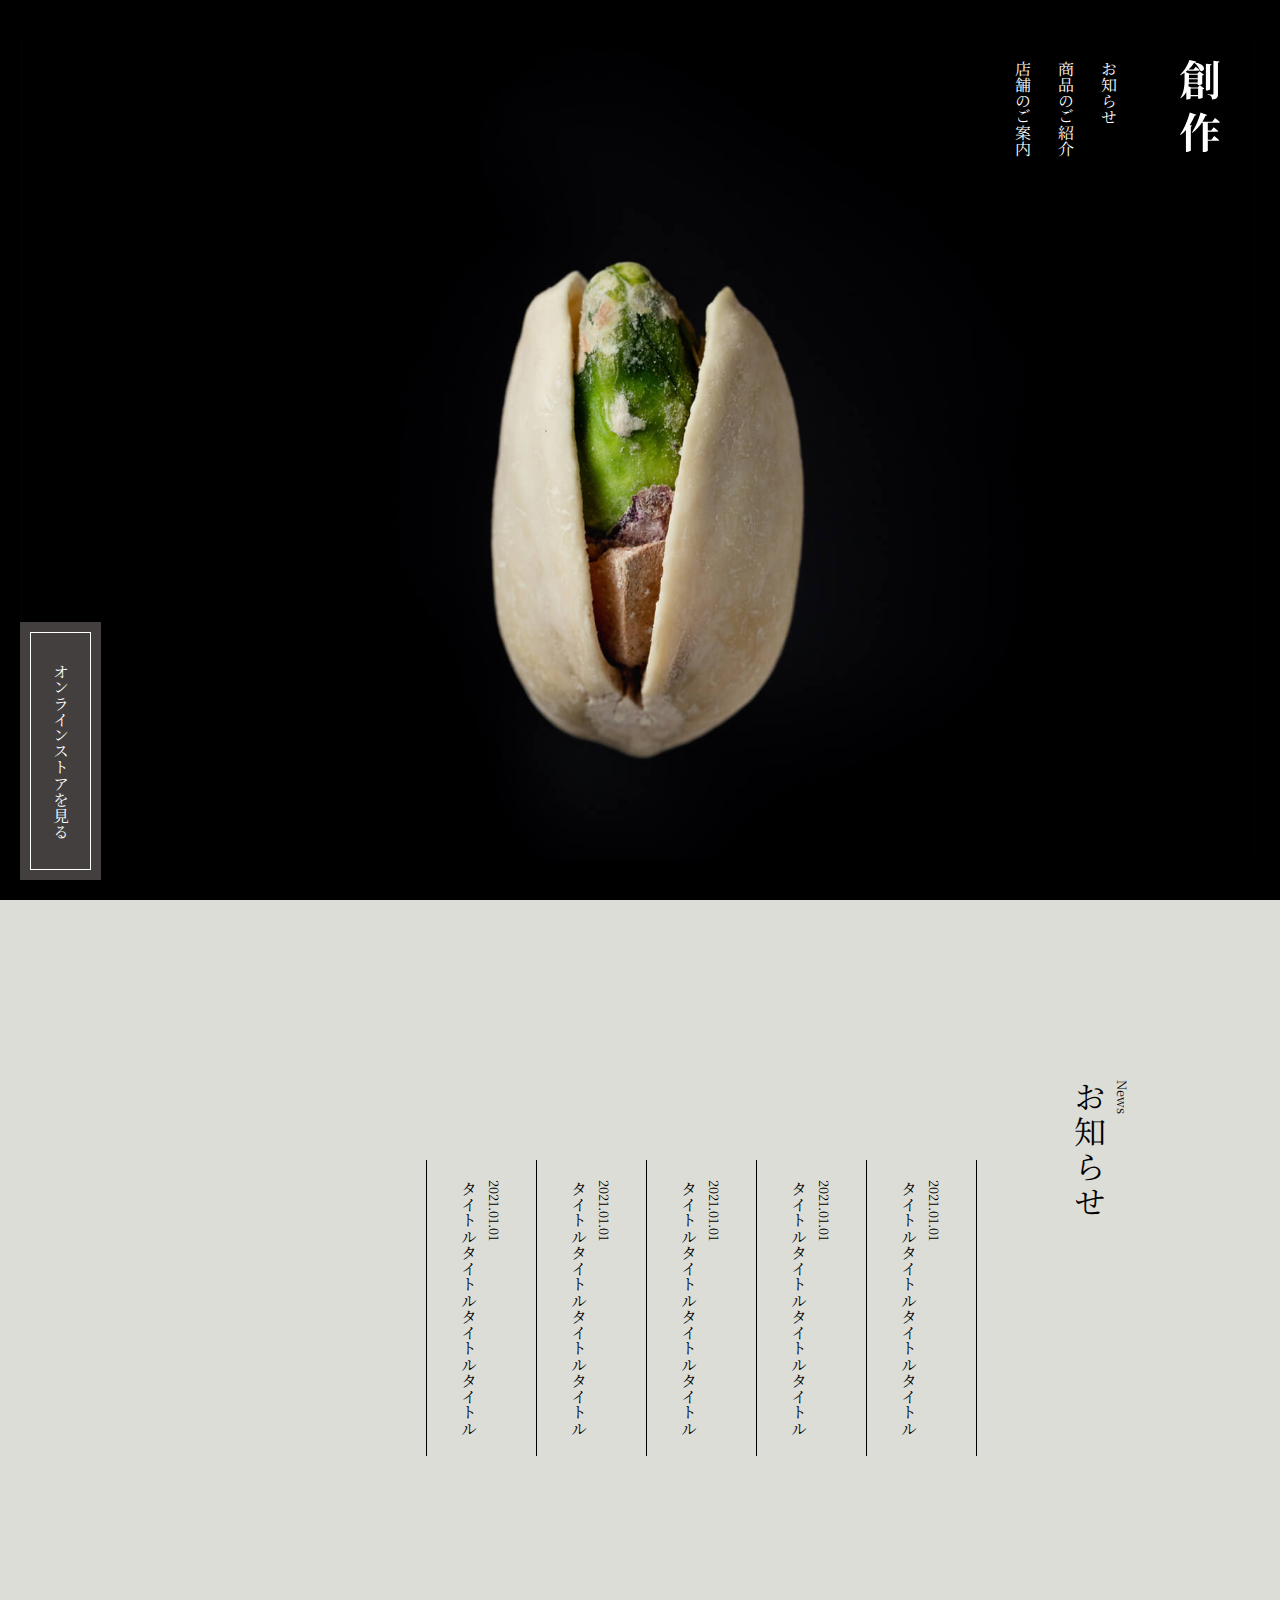
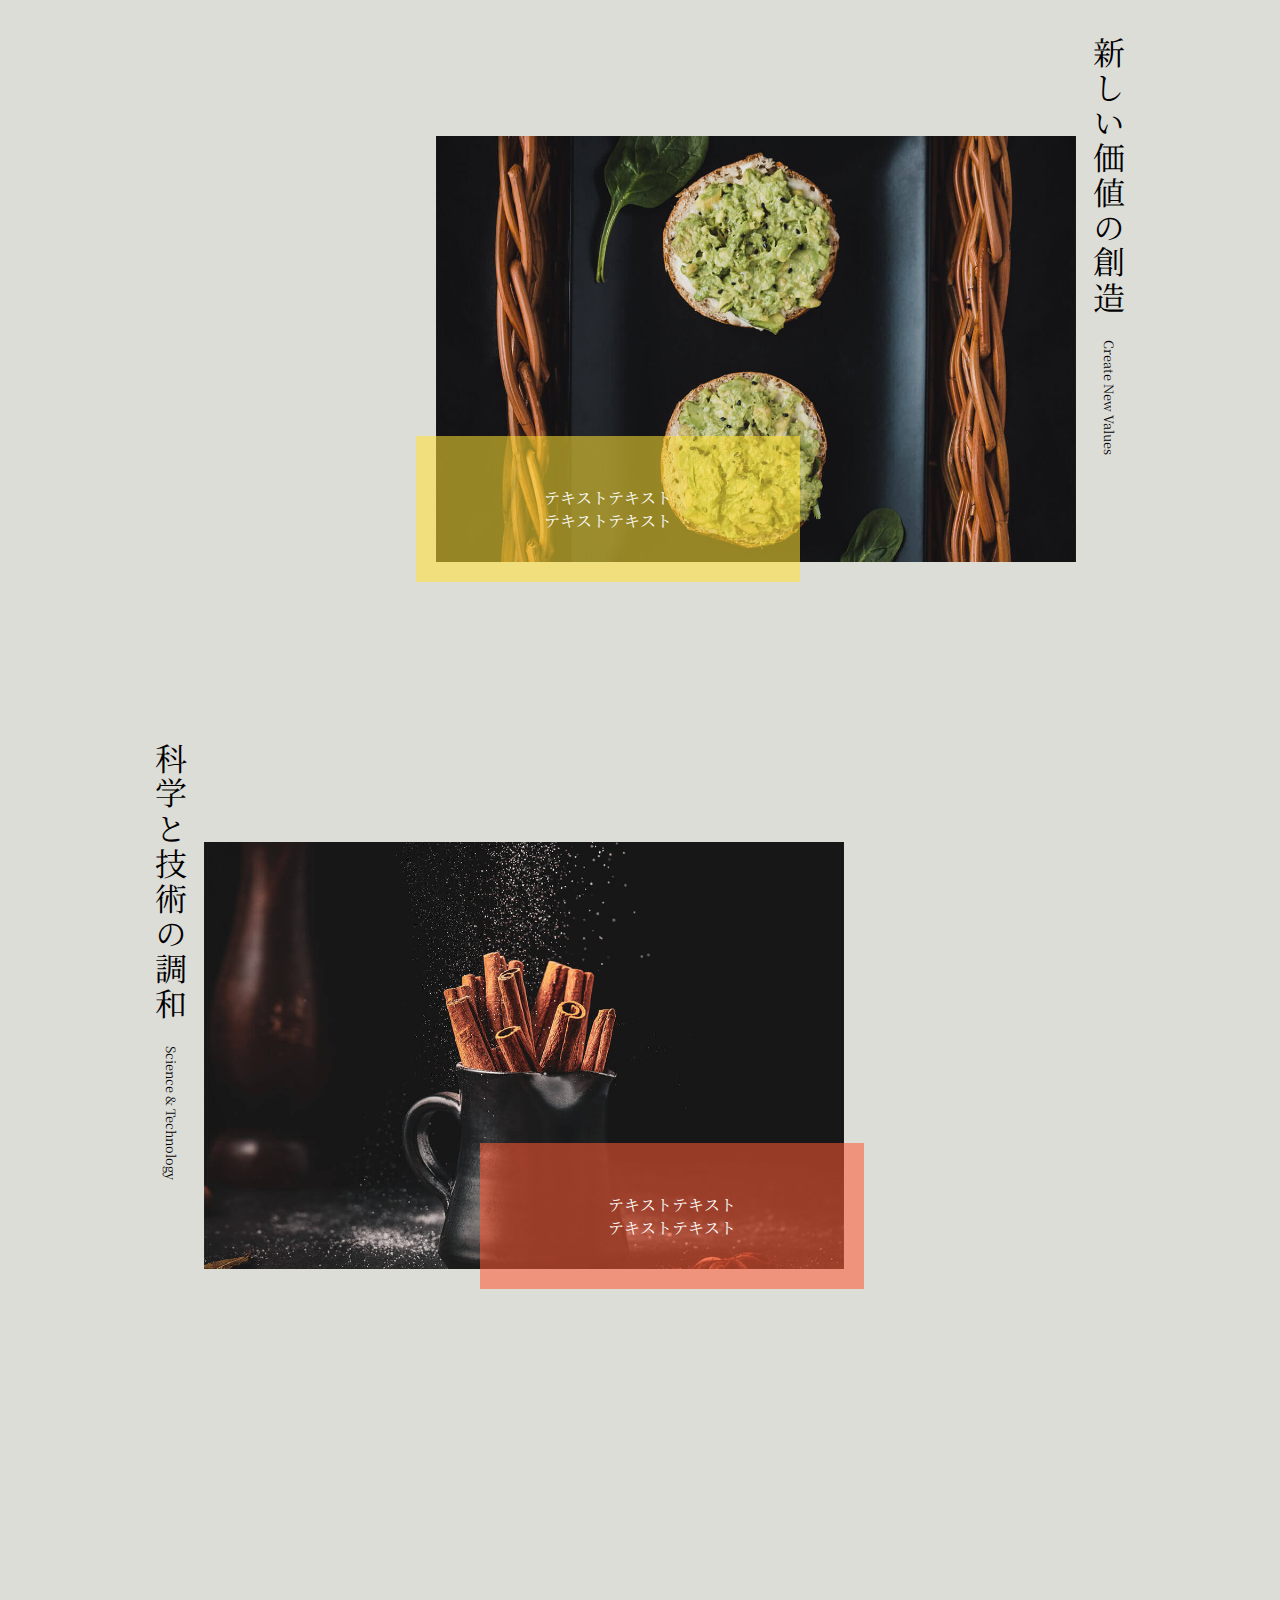
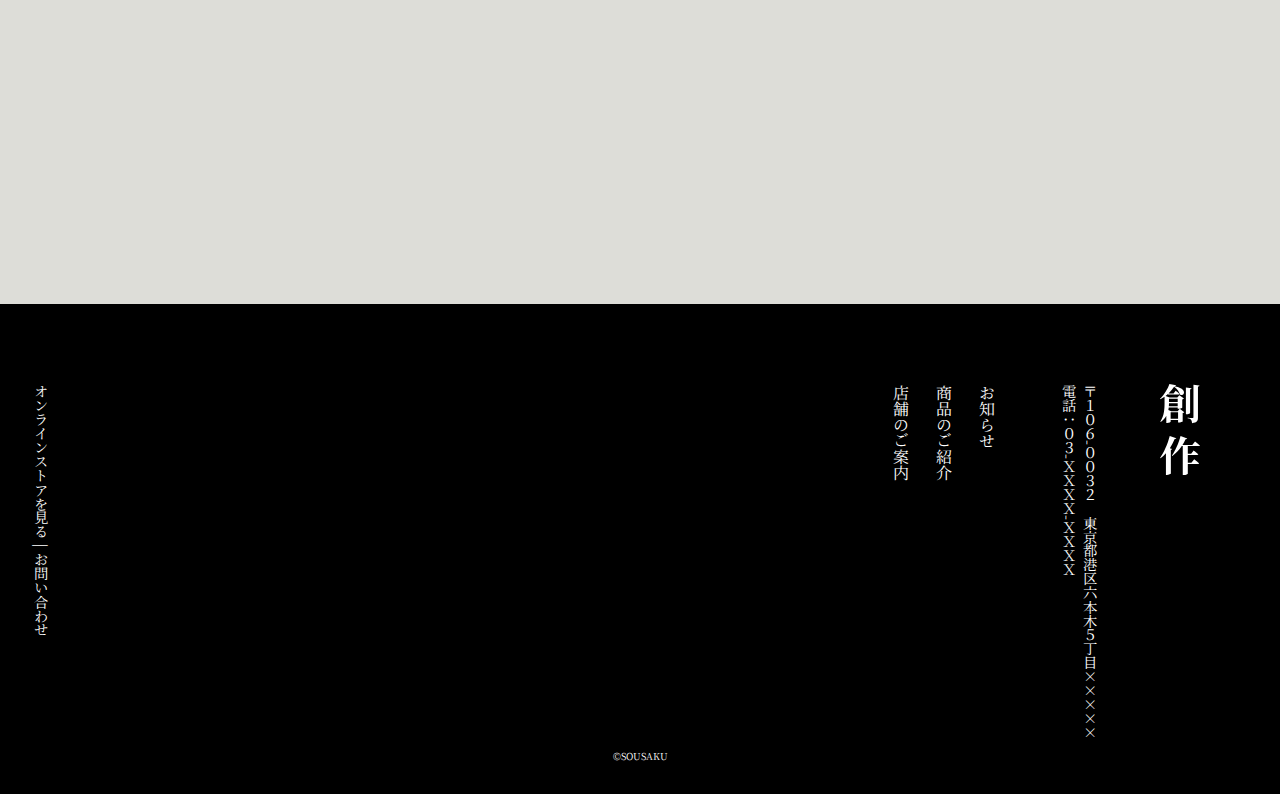
<file: html/copy-coding8/index.html>
<!DOCTYPE html>
<html lang="ja">
  <head>
    <meta charset="UTF-8" />
    <meta http-equiv="X-UA-Compatible" content="IE=edge" />
    <meta name="viewport" content="width=device-width, initial-scale=1.0" />
    <title>Document</title>
    <link rel="stylesheet" href="./styles/style.css" />
    <link rel="preconnect" href="https://fonts.googleapis.com" />
    <link rel="preconnect" href="https://fonts.gstatic.com" crossorigin />
    <link
      href="https://fonts.googleapis.com/css2?family=Noto+Serif+JP&display=swap"
      rel="stylesheet"
    />
  </head>
  <body>
    <header>
      <div class="header_content">
        <div class="header_logo">
          <a href="#">
            <img src="./img/logo.svg" alt="logo" />
          </a>
        </div>
        <ul>
          <li>お知らせ</li>
          <li>商品のご紹介</li>
          <li>店舗のご案内</li>
        </ul>
      </div>

      <div class="online_link">
        <div class="inner_online_link">
          <a href="#"> オンラインストアを見る </a>
        </div>
      </div>
    </header>
    <section id="news" class="wrapper">
      <div class="title">
        <div class="sub_title">News</div>
        <div class="main_title">お知らせ</div>
      </div>
      <article class="news_contents">
        <div class="news_content">
          <time datetime="2021-01-01">2021.01.01</time>
          <div class="news_text">タイトルタイトルタイトルタイトル</div>
        </div>
        <div class="news_content">
          <time datetime="2021-01-01">2021.01.01</time>
          <div class="news_text">タイトルタイトルタイトルタイトル</div>
        </div>
        <div class="news_content">
          <time datetime="2021-01-01">2021.01.01</time>
          <div class="news_text">タイトルタイトルタイトルタイトル</div>
        </div>
        <div class="news_content">
          <time datetime="2021-01-01">2021.01.01</time>
          <div class="news_text">タイトルタイトルタイトルタイトル</div>
        </div>
        <div class="news_content">
          <time datetime="2021-01-01">2021.01.01</time>
          <div class="news_text">タイトルタイトルタイトルタイトル</div>
        </div>
      </article>
    </section>
    <section id="create_new_values" class="wrapper">
      <div class="title">
        <span class="main_title">新しい価値の創造</span>
        <span class="sub_title">Create New Values</span>
      </div>
      <div class="create_new_values_img">
        <img src="./img/products1.jpg" alt="create_new_values" />
        <div class="create_new_values_text">
          テキストテキスト<br />
          テキストテキスト
        </div>
      </div>
    </section>
    <section id="science_technology" class="wrapper">
      <div class="title">
        <span class="main_title">科学と技術の調和</span>
        <span class="sub_title">Science & Technology</span>
      </div>
      <div class="science_technology_img">
        <img src="./img/products2.jpg" alt="science_technology" />
        <div class="science_technology_text">
          テキストテキスト<br />
          テキストテキスト
        </div>
      </div>
    </section>
    <section id="map">
      <iframe
        src="https://www.google.com/maps/embed?pb=!1m18!1m12!1m3!1d3272.8381999477333!2d136.98849271521883!3d34.88540908038758!2m3!1f0!2f0!3f0!3m2!1i1024!2i768!4f13.1!3m3!1m2!1s0x6004900873d32f19%3A0x7e77e7686c9ae3d0!2z5LuB5Yqb!5e0!3m2!1sja!2sjp!4v1668434234772!5m2!1sja!2sjp"
        width="100%"
        height="450"
        style="border: 0"
        allowfullscreen=""
        loading="lazy"
        referrerpolicy="no-referrer-when-downgrade"
      ></iframe>
    </section>
    <footer>
      <div class="footer_container">
        <div class="footer_content">
          <div class="footer_logo">
            <img src="./img/logo.svg" alt="logo" />
          </div>

          <ul class="footer_address">
            <li>〒１０６-００３２　東京都港区六本木５丁目×××××</li>
            <li>電話：０３-ＸＸＸＸ-ＸＸＸＸ</li>
          </ul>
          <ul class="footer_menu">
            <li><a href="#">お知らせ</a></li>
            <li><a href="#">商品のご紹介</a></li>
            <li><a href="#">店舗のご案内</a></li>
          </ul>
        </div>
        <div class="footer_link">
          <a href="#">オンラインストアを見る</a>
          <a href="#">お問い合わせ</a>
          <span>|</span>
        </div>
      </div>
      <p class="copyright">&copy;SOUSAKU</p>
    </footer>
  </body>
</html>
</file>
<file: html/copy-coding1/style.css>
* {
  margin: 0;
  padding: 0;
  /* font-family: "Cinzel", serif; */
}

header {
  margin: 10px 0px;
  display: flex;
  align-items: center;
  justify-content: space-around;
}

nav ul {
  display: flex;
}

nav ul li {
  list-style: none;
  margin-right: 20px;
}

nav ul li a {
  color: black;
  text-decoration: none;
}

header img {
  width: 120px;
}

.mainvisual {
  display: flex;
}

.mainvisual img {
  width: 100%;
  height: 600px;
  margin-bottom: 100px;
}

.title h1 {
  font-size: 36px;
  justify-content: center;
  align-items: center;
  margin-bottom: 70px;
}

main {
  margin-bottom: 100px;
}

section div {
  display: flex;
  justify-content: center;
  align-items: center;
}

.profile-container {
  margin-bottom: 120px;
}

.about {
  width: 100px;
  border-radius: 100%;
  margin-right: 30px;
}

section h1 {
  border-bottom: 1px solid;
}

.profile-main {
  display: inline-block;
}

.profile-main h4 {
  margin: 10px 0px;
}

.profile-main p {
  margin: 10px 0px;
}

.bicycle-container {
  max-width: 900px;
  margin: 0 auto 0 auto;
  /* margin-bottom: 200px; */
}

.bicycle-container ul {
  /* width: 100%; */
  display: flex;
  justify-content: center;
  align-items: center;
}

.bicycle-container ul li {
  margin: 10px;
}

.bicycle-container ul li img {
  justify-content: center;
  align-items: center;
}

.bicycle-container h4 {
  display: flex;
  justify-content: center;
  align-items: center;
  margin: 10px;
}

.bicycle-container p {
  font-size: 14px;
  display: flex;
  justify-content: center;
  align-items: center;
}

.bicycle-text h4 {
  font-size: 16px;
  margin: 10px;
}

.bicycle-text p {
  font-size: 14px;
}

.bicycle-container ul li {
  list-style: none;
  justify-content: center;
  align-items: center;
}

.bicycle-container ul li img {
  max-width: 100%;
}

footer {
  font-size: 12px;
  color: gray;
  display: flex;
  justify-content: center;
  align-items: center;
  margin-bottom: 20px;
}

@media screen and (max-width: 600px) {
  .title h1 {
    font-size: 32px;
  }

  .mainvisual img {
    display: flex;
    justify-content: center;
    align-items: center;
    /* width: 98%; */
    height: 100%;
    margin-bottom: 100px;
  }

  .profile-container {
    flex-direction: column;
  }

  .about {
    margin: 0px;
  }

  .bicycle-container ul {
    flex-direction: column;
  }

  .bicycle-container img {
    /* width: 90%; */
  }

  .bicycle-text h4 {
    margin: 0;
  }

  .bicycle-text p {
    margin: 10px 0px;
  }
}
</file>
<file: html/copy-coding2/style.css>
* {
  margin: 0;
  padding: 0;
}

body {
  background-color: rgb(241, 249, 255);
}

.container {
  max-width: 1000px;
  margin: 10px auto 0px auto;
}

main {
  margin-bottom: 100px;
}

.inner {
  max-width: 600px;
  margin: 0px auto;
}

.title {
  color: rgb(40, 40, 40);
  font-size: 12px;
  margin-bottom: 10px;
}

/*
header section
*/

header {
  margin: 60px 0 9px 0;
}

header img {
  width: 160px;
  text-align: center;
}

/*
mainvisual section
*/

.mainvisual {
  display: flex;
  justify-content: center;
  align-items: center;
}

.mainvisual img {
  border-radius: 10px;
  max-width: 100%;
  margin-bottom: 65px;
}

/* 
index section
*/

.index {
  background-color: white;
  padding: 30px 0;
  margin-bottom: 60px;
  border-radius: 10px;
}

.index ol li {
  /* リスト番号を要素内へ移動 */
  list-style-position: inside;
  font-size: 14px;
  margin-bottom: 20px;
  text-align: left;
  text-indent: -1em;
  padding-left: 1em;
}

.index ol li:last-child {
  margin-bottom: 0px;
}

/* 
detail section
*/

.detail img {
  border-radius: 10px;
  max-width: 270px;
  max-height: 270px;
  margin-right: 60px;
}

.detail-content {
  display: flex;
}

.subtitle {
  font-size: 15.4px;
  margin-bottom: 20px;
}

dl {
  display: flex;
  flex-wrap: wrap;
  font-size: 14px;
  color: #333;
  border-top: 1px solid rgb(225, 225, 225);
  border-bottom: 1px solid rgb(225, 225, 225);
  padding: 16px 0px;
  margin-bottom: 25px;
}

dt {
  width: 25%;
}

dd {
  width: 75%;
}

.text {
  font-size: 14px;
  margin-bottom: 20px;
}

.online-store {
  font-size: 14px;
  color: black;
  text-decoration: underline black;
}

.online-store:hover {
  opacity: 0.8;
}

/*
footer section
*/

footer {
  font-size: 10px;
  padding: 15px 0px;
}

/*
レスポンシブ対応
*/

@media screen and (max-width: 1024px) {
  .inner {
    max-width: 520px;
    padding: 0 40px;
  }

  /* 
  header section
  */

  header {
    padding: 0px 10px;
  }

  /*
  mainvisual section
  */

  .mainvisual {
    padding: 0px 10px;
  }

  /*
  detail section
  */

  .detail-content {
    flex-direction: column;
  }

  .detail-content img {
    width: 100%;
    /* margin: 0 0 0 0; */
    margin: 0 0 20px 0;

    max-width: 520px;
    max-height: 520px;
  }
}
</file>
<file: html/copy-coding3/style.css>
* {
  margin: 0;
  padding: 0;
  box-sizing: border-box;
}

/*  
  header-section 
  */

header {
  max-width: 1000px;
  margin: 60px auto 0 auto;
}
.logo img {
  width: 180px;
}

/*  
  main-section 
   */

main {
  max-width: 1000px;
  margin: 0 auto 0 auto;
}

/*  
  section 
   */

section {
  max-width: 800px;
}

/*  
  mainvisual-section 
  */

.mainvisual {
  margin-bottom: 60px;
}
.mainvisual img {
  max-width: 100%;
}

/*  
  index-section 
  */

.index {
  text-align: center;

  background-color: rgb(224, 224, 224, 0.3);
  margin: 0 auto 60px auto;
  padding: 50px;
}

.index h1 {
  font-size: 18px;
}

.index ol {
  list-style-position: inside;
  border: 1px solid black;
  margin: 30px 30px 0px 30px;
  padding: 20px 30px;
}
.index ol li {
  font-size: 14px;
  margin-bottom: 20px;
}
.index ol li:last-child {
  margin-bottom: 0px;
}

/*  
  gallery-section 
   */

.gallery {
  margin: 0 auto 60px auto;
  width: 100%;
}

.gallery ul {
  display: flex;
  align-items: center;
  justify-content: center;
}

.gallery ul li {
  list-style: none;
  margin: 0 10px 10px 10px;
}
.gallery img {
  width: 390px;
}

/* 
detail-section
*/

.detail {
  margin: 0 auto 60px auto;
  padding: 50px 0 20px 0;
  background-color: rgb(224, 224, 224, 0.3);
}

.detail h1 {
  font-size: 18px;
  text-align: center;
}

article {
  display: flex;
  margin: 30px;
}

.detail-content {
  width: 35%;
  border-right: 1px solid black;
  padding-right: 30px;
}

.detail-content p {
  font-size: 14px;
  margin-bottom: 15px;
}

.detail-content p:last-child {
  margin-bottom: 0px;
}

.detail-text {
  padding-left: 40px;
  width: 65%;
}

.detail-text p {
  font-size: 14px;
  margin-bottom: 30px;
}

.detail-text p:last-child {
  margin-bottom: 0px;
}

.detail-text p a {
  color: black;
}

/* 
footer-section
*/

footer {
  font-size: 10px;
  text-align: center;
  margin-bottom: 30px;
}

/*
responsive
*/

@media screen and (max-width: 1024px) {
  .inner {
    padding: 0 20px;
  }
  s

  /*  
  header-section 
  */

  header {
    margin-top: 40px;
  }

  .logo img {
    margin-left: 10px;
  }

  /*  
  index-section 
  */

  .index {
    padding: 40px 0;
  }

  .index h1 {
  }

  .index ol {
    padding: 20px 20px;
  }

  .index ol li {
    margin-bottom: 20px;
    margin-left: 1.1rem;
    text-indent: -1.1rem;
  }

  /*  
  gallery-section 
   */

  .gallery ul {
    flex-direction: column;
  }

  .gallery ul li {
    margin: 0 0 10px 0;
  }
  .gallery img {
    width: 100%;
  }

  /* 
detail-section
*/

  .detail {
    /* margin: 0px 20px; */
    /* margin: 0 auto 60px 2%; */
    padding: 50px 0 10px 0;
  }

  article {
    display: block;
    margin: 30px;
  }

  .detail-content {
    width: 100%;
    border-right: none;
    border-bottom: 1px solid black;
    padding: 0px 0px 40px 0px;
  }

  .detail-text {
    width: 100%;
    margin: 30px 0px 0px 0px;
    padding-left: 0px;
  }

  footer {
    margin-bottom: 20px;
  }
}
</file>
<file: html/copy-coding4/style.css>
/* 
common 
*/

* {
  font-family: "Noto Sans JP";
  margin: 0;
  padding: 0;
  box-sizing: border-box;
}

.container {
  max-width: 960px;
  margin: 0 auto;
  padding: 0 8%;
}

.title {
  font-size: 1.3rem;
  font-weight: 900;
  text-align: center;
  margin-bottom: 40px;
}

/* 
header-section
 */

header {
  display: flex;
  align-items: center;
  justify-content: space-around;
  /* margin: 15px 200px; */
  margin: 15px 10%;
}

header h1 {
  font-size: 1.2rem;
  font-weight: 900;
}

nav ul {
  display: flex;
  align-items: center;
  justify-content: center;
}

nav ul li {
  list-style: none;
  margin-right: 40px;
  font-size: 0.8rem;
}

/* 
mainvisual-section
 */

.mainvisual {
  /* width: 100%; */
  margin-bottom: 40px;
}

.mainvisual img {
  width: 100%;
}

.mainvisual2 {
  display: none;
  padding: 130px 60px;
  background: url("./img/main-vsual-nontitle.png") no-repeat left / cover;
  text-align: center;
  margin-bottom: 80px;
}

.mainvisual2 h1 {
  margin-bottom: 30px;
  font-size: 1.8rem;
}

.mainvisual2 p {
  font-size: 0.9rem;
  font-weight: 900;
}

/* 
about-section
 */

.about {
  margin-bottom: 10px;
}

.about div {
  display: flex;
}

.about div img {
  width: 50%;
  margin-right: 10px;
}

.about div p {
  /* width: 50%; */
  margin-left: 10px;
  font-size: 0.85rem;
}

/*
course-section
*/

.course {
  margin-bottom: 70px;
}

.course ul {
  display: flex;
  align-items: center;
  justify-content: center;
}

.course ul li {
  list-style: none;
  margin-right: 10px;
  /* margin: 0px auto; */
}

.course ul li:last-child {
  margin-right: 0px;
}

.course ul li img {
  max-width: 95%;
}

.course ul li p {
  font-size: 0.85rem;
}

/*
contact-section
*/

.contact {
  text-align: center;
  padding-bottom: 60px;
  border-bottom: 1px solid gray;
}

.contact p {
  font-size: 0.9rem;
}

.contact form input {
  font-size: 1.1rem;
  width: 450px;
  padding: 10px 10px;
  margin-bottom: 20px;
  border: 1px solid rgb(209, 209, 209);
  border-radius: 50px;
}

.contact form input::placeholder {
  text-align: left;
}

.contact form div button {
  font-size: 1.2rem;
  color: white;
  background-color: rgb(230, 111, 111);
  border: none;
  border-radius: 5px;
  padding: 12px 60px;
}

/*
footer-section
 */

footer {
  padding: 20px 0;
  font-size: 0.6rem;
  text-align: right;
}

/* 
responsive
 */

@media screen and (max-width: 768px) {
  /* 
common 
*/

  .container {
    padding: 0 6%;
  }

  .title {
    margin-bottom: 22px;
  }

  /* 
header-section
 */

  header {
    text-align: center;
    display: block;
  }

  header h1 {
    margin-bottom: 20px;
  }

  nav ul {
    justify-content: space-around;
  }

  /* 
mainvisual-section
 */

  .mainvisual img {
    display: none;
  }

  .mainvisual2 {
    display: block;
  }

  /* 
about-section
 */

  .about {
    margin-bottom: 60px;
  }

  .about div {
    flex-direction: column;
  }

  .about div img {
    width: 100%;
    margin: 0 auto 20px auto;
  }

  .about div p {
    margin: 0;
  }

  /*
course-section
*/

  .course {
    margin-bottom: 30px;
  }

  .course ul {
    flex-direction: column;
  }

  .course ul li {
    margin: 0 0 16px 0;
  }

  .course ul li img {
    max-width: 100%;
  }

  /*
contact-section
*/

  .contact {
    padding-bottom: 100px;
  }

  .contact p {
    margin: 30px 0 18px 0;
  }

  .contact form input {
    width: 100%;
  }

  .contact form div button {
    width: 100%;
  }

  /*
footer-section
 */

  footer {
    text-align: center;
  }
}
</file>
<file: html/copy-coding5/style.css>
/* common */

* {
  margin: 0;
  padding: 0;
  box-sizing: border-box;
  background-repeat: no-repeat;
}

.container {
  max-width: 960px;
  padding: 0 4%;
  margin: 0 auto;
}

.title {
  text-align: center;
  margin-bottom: 60px;
}

section {
  margin-bottom: 140px;
}

/* header-section */

header {
  display: flex;
  justify-content: space-between;
  align-items: center;
  margin: 114px 0;
}

header nav ul {
  display: flex;
  justify-content: center;
  align-items: center;
}

header nav ul img {
  width: 20px;
  height: 20px;
}

header nav ul li {
  font-size: 0.8rem;
  list-style: none;
  margin-right: 30px;
}

header nav ul li a {
  color: black;
  text-decoration: none;
  display: flex;
  justify-content: center;
  align-items: center;
}

header nav ul li a:hover {
  opacity: 0.7;
}

header nav ul li:last-child {
  margin-right: 0px;
}

/* main-visual-section */

#main-visual {
  margin-bottom: 80px !important;
}

#main-visual img {
  width: 100%;
  max-width: 1920px;
  height: 420px;
  object-fit: cover;
}

#main-visual .main-visual-sp {
  display: none;
}

/* about-section */

.text-content {
  font-size: 0.9rem;
  font-weight: lighter;
}

.name {
  margin-bottom: 30px;
}

.mail-address {
  margin-bottom: 30px;
}

.text {
  margin-bottom: 30px;
}

/* works-section */

.works-block-1 {
  display: flex;
  justify-content: center;
  align-items: center;
  margin-bottom: 25px;
}

.works-block-2 {
  display: flex;
  justify-content: center;
  align-items: center;
}

#works ul li {
  list-style: none;
  margin-right: 25px;
  max-width: 100%;
}

#works ul li:last-child {
  margin-right: 0px;
}

#works ul li img {
  max-width: 270px;
  /* max-widthを効かせるため */
  width: 100%;
}

/* news-section */

#news dl div {
  font-size: 0.9rem;
  font-weight: 100;
  border-top: 1px solid rgb(201, 201, 201);
  display: flex;
  padding: 15px;
}

#news dl div dd {
  margin-left: 50px;
}

#news dl div:last-child {
  border-bottom: 1px solid rgb(201, 201, 201);
}

/* contact-section */
#contact form div {
  font-size: 0.9rem;
  display: flex;
}

#contact form div p {
  width: 140px;
}

#contact form div input {
  border: 1px solid rgb(201, 201, 201);
  max-width: 800px;
  width: 100%;
  height: 40px;
  margin-bottom: 10px;
}

#contact form div textarea {
  border: 1px solid rgb(201, 201, 201);
  max-width: 800px;
  width: 100%;
  height: 240px;
  margin-bottom: 40px;
}

#contact form div button {
  font-size: 0.9rem;
  border: none;
  background-color: rgba(0, 0, 0, 0.8);
  color: white;
  width: 200px;
  height: 50px;
  cursor: pointer;
  margin: 0 auto;
}

#contact form div button:hover {
  color: black;
  background-color: white;
  border: 1px solid black;
}

footer {
  font-size: 0.6rem;
  background-color: rgba(0, 0, 0, 0.8);
  color: white;
  height: 40px;
  display: flex;
  justify-content: center;
  align-items: center;
}

@media screen and (max-width: 600px) {
  .title {
    text-align: center;
    margin-bottom: 40px;
  }

  /* header-section */

  header {
    flex-direction: column;
    margin: 20px 0;
  }

  /* main-visual-section */

  #main-visual .main-visual-sp {
    display: block;
  }

  #main-visual .main-visual-pc {
    display: none;
  }

  /* about-section */
  #about {
    margin-bottom: 60px !important;
  }

  /* works-section */
  #works {
    margin-bottom: 90px;
  }

  #works ul {
    flex-direction: column;
    margin-bottom: 0;
  }

  #works ul li {
    margin: 0 0 20px 0;
  }

  #works ul li:last-child {
    margin: 0;
  }

  #works ul li img {
    max-width: 100%;
  }

  /* news-section */
  #news {
    margin-bottom: 70px !important;
  }

  #news dl div {
    flex-direction: column;
  }

  #news dl div dd {
    margin-left: 0px;
  }

  /* contact-section */
  #contact {
    margin-bottom: 70px !important;
  }

  #contact form div {
    flex-direction: column;
  }
}
</file>
<file: html/copy-coding6/style.css>
/* common */

* {
  margin: 0;
  padding: 0;
  box-sizing: border-box;
}

.wrapper {
  max-width: 1200px;
  margin: 0 auto;
  padding: 0 5%;
}

.readmore-button {
  text-align: center;
}

.readmore-button a {
  padding: 16px 30px;
  text-decoration: none;
  color: black;
  font-size: 0.7rem;
  border: 1px solid black;
}

.readmore-button a:hover {
  opacity: 0.6;
}

/* header-section */

header {
  position: relative;
  background-image: url("./img/mainvisual.jpeg");
  /* 横幅が100%になったらheightは変わらずにズームされる */
  background-size: cover;
  /* 100%だと横縦比が維持されてheightが変わってしまう */
  /* background-size: 100%; */
  background-repeat: no-repeat;
  /* 画像の中央を表示 */
  background-position: center;
  max-width: 100%;
  width: 100%;
  height: 100vh;
  margin-bottom: 70px;
}

header img {
  position: absolute;
  top: 30px;
  right: 30px;
}

/* tex-section */

#text {
  text-align: center;
  margin-bottom: 40px;
}

#text h1 {
  font-weight: 900;
  font-size: 1.35rem;
  margin-bottom: 20px;
}

#text p {
  font-size: 0.85rem;
}

/* main-contents-section */

#main-contents {
  margin-bottom: 80px;
  display: flex;
}

.content {
  width: 100%;
  max-width: 530px;
  position: relative;
  /* margin: 0 auto; */
  /* width: 100%; */
}

.content:hover {
  opacity: 0.7;
}

#main-contents img {
  width: 100%;
  max-width: 530px;
}

.archive-content {
  margin-right: 20px;
}

.main-text {
  position: absolute;
  top: 50%;
  left: 50%;
  transform: translate(-50%, -50%);
  background-color: rgba(0, 0, 0, 0.6);
  color: white;
  text-align: center;
  padding: 10px 30px;
  width: 290px;
}

.main-text h1 {
  font-size: 1.2rem;
}
.main-text p {
  font-size: 0.9rem;
  font-weight: bold;
}

/* fashion-style-content-section */

#fashion-style-content {
  max-width: 100%;
  padding-top: 60px;
  height: 520px;
  background: url("./img/fashion.jpeg") no-repeat center / cover;
  text-align: center;
  margin-bottom: 80px;
}

#fashion-style-content h1 {
  font-size: 1.3rem;
  font-weight: 900;
  margin-bottom: 20px;
}

#fashion-style-content p {
  font-size: 0.85rem;
}

.fashion-style-content-text {
  margin-bottom: 40px;
}

/* catalog-section */

#catalog {
  background-color: rgb(248, 248, 248);
}

.catalog-content {
  display: flex;
  justify-content: center;
  align-items: center;
  padding-top: 60px;
}

#catalog article h1 {
  font-size: 1.3rem;
  text-align: center;
  margin-bottom: 40px;
}

#catalog article p {
  font-size: 0.85rem;
  margin-bottom: 30px;
}

#catalog article p:last-child {
  margin-bottom: 0;
}

#catalog img {
  width: 50%;
  max-width: 500px;
  margin-right: 40px;
}

/* antique-section */

#antique {
  background-color: rgb(248, 248, 248);
}

.antique-content {
  display: flex;
  justify-content: center;
  align-items: center;
  padding: 60px 0;
}

#antique article h1 {
  font-size: 1.3rem;
  text-align: center;
  margin-bottom: 40px;
}

#antique article p {
  font-size: 0.84rem;
  margin-bottom: 30px;
}

#antique article p:last-child {
  margin-bottom: 0;
}

#antique article p:nth-child(3) {
  margin-bottom: 80px;
}

#antique img {
  width: 50%;
  max-width: 500px;
  margin-left: 40px;
}

/* footer-section */

#footer-content {
  width: 100%;
}

footer {
  background-color: rgba(0, 0, 0, 0.8);
}

.footer-content {
  display: flex;
  justify-content: space-between;
  align-items: center;
  color: white;
  height: 300px;
}

.footer-content img {
  max-width: 33%;
}

.footer-text-1 h1 {
  font-size: 1rem;
  margin-bottom: 20px;
}

.footer-text-1 ul li {
  list-style-position: inside;
  font-size: 0.75rem;
  line-height: 2;
}

.footer-text-1 {
  max-width: 33%;
}

.footer-text-2 {
  max-width: 33%;
}

.footer-text-2 h1 {
  font-size: 1rem;
  margin-bottom: 20px;
}

.footer-text-2 p {
  font-size: 0.75rem;
  line-height: 2;
}

.copyright {
  display: flex;
  justify-content: center;
  align-items: center;
  height: 70px;
  font-size: 0.7rem;
  background-color: white;
}

@media screen and (max-width: 896px) {
  /* main-contents-section */
  #main-contents {
    flex-direction: column;
    width: 100%;
  }

  .content {
    width: 100%;
    max-width: 100%;
  }

  .content img {
    max-width: 100% !important;
  }

  .archive-content {
    margin: 0 0 30px 0;
  }

  #fashion-style-content {
    padding-top: 30px;
  }

  #catalog {
  }

  .catalog-content {
    flex-direction: column;
  }

  #catalog img {
    width: 100%;
    max-width: 100%;
    margin: 0 0 60px 0;
  }

  .antique-content {
    flex-direction: column;
    padding-bottom: 30px;
  }

  #antique article {
    margin-bottom: 60px;
  }

  #antique img {
    width: 100%;
    max-width: 100%;
    margin-left: 0px;
  }

  .footer-content {
    flex-direction: column;
    justify-content: flex-start;
    align-items: flex-start;
    height: 480px;
  }

  .footer-content img {
    margin: 30px auto 40px auto;
  }

  .footer-text-1 {
    margin-bottom: 30px;
    max-width: 100%;
  }

  .footer-text-2 {
    max-width: 100%;
  }
}
</file>
<file: html/copy-coding7/styles/style.css>
header {
  display: -webkit-box;
  display: -ms-flexbox;
  display: flex;
  -webkit-box-pack: justify;
      -ms-flex-pack: justify;
          justify-content: space-between;
  -webkit-box-align: center;
      -ms-flex-align: center;
          align-items: center;
  height: 80px;
}

header .inner {
  display: -webkit-box;
  display: -ms-flexbox;
  display: flex;
  -webkit-box-pack: start;
      -ms-flex-pack: start;
          justify-content: flex-start;
  -webkit-box-align: center;
      -ms-flex-align: center;
          align-items: center;
}

header .inner img {
  width: 100px;
  margin-right: 60px;
}

header .inner ul {
  display: -webkit-box;
  display: -ms-flexbox;
  display: flex;
  -webkit-box-pack: center;
      -ms-flex-pack: center;
          justify-content: center;
  -webkit-box-align: center;
      -ms-flex-align: center;
          align-items: center;
}

header .inner ul li {
  margin-right: 30px;
}

header .inner ul li a {
  font-size: 0.9rem;
}

header .contact {
  display: -webkit-box;
  display: -ms-flexbox;
  display: flex;
  -webkit-box-pack: center;
      -ms-flex-pack: center;
          justify-content: center;
  -webkit-box-align: center;
      -ms-flex-align: center;
          align-items: center;
  width: 200px;
  height: 80px;
  font-size: 0.8rem;
  background-color: black;
  color: white;
}

header .contact:hover {
  opacity: 0.8;
}

@media screen and (max-width: 900px) {
  header .inner {
    display: block;
    -webkit-box-pack: start;
        -ms-flex-pack: start;
            justify-content: flex-start;
    -webkit-box-align: start;
        -ms-flex-align: start;
            align-items: flex-start;
  }
  header .inner img {
    width: 80px;
    margin: 10px 0;
  }
  header .inner ul {
    -webkit-box-pack: start;
        -ms-flex-pack: start;
            justify-content: flex-start;
  }
  header .contact {
    display: none;
  }
}

#mainvisual {
  width: 100%;
  margin-bottom: 100px;
}

#mainvisual img {
  width: 100%;
  max-width: 100%;
  height: calc(100vh - 80px);
  -o-object-fit: cover;
     object-fit: cover;
}

@media screen and (max-width: 900px) {
  #mainvisual {
    margin-bottom: 70px;
  }
}

#news {
  margin-bottom: 120px;
}

#news article {
  display: -webkit-box;
  display: -ms-flexbox;
  display: flex;
  -webkit-box-pack: start;
      -ms-flex-pack: start;
          justify-content: flex-start;
  -webkit-box-align: center;
      -ms-flex-align: center;
          align-items: center;
}

#news article .news_box {
  width: calc(100% / 3);
  padding: 10px 20px;
  border-left: 1px solid black;
}

#news article .news_box .news_title {
  display: -webkit-box;
  display: -ms-flexbox;
  display: flex;
  -webkit-box-pack: start;
      -ms-flex-pack: start;
          justify-content: flex-start;
  -webkit-box-align: center;
      -ms-flex-align: center;
          align-items: center;
  margin-bottom: 18px;
}

#news article .news_box .news_title .news_day {
  font-size: 0.9rem;
  margin-right: 16px;
}

#news article .news_box .news_title .news_tag {
  font-size: 0.8rem;
  background-color: black;
  color: white;
  padding: 1px 4px;
}

#news article .news_box .news_text {
  font-size: 0.9rem;
  font-weight: 100;
}

#news article .news_box:nth-child(1) {
  padding-left: 0;
  border-left: none;
}

#news article .news_box:nth-child(3) {
  padding-right: 0;
}

@media screen and (max-width: 900px) {
  #news {
    margin-bottom: 80px;
  }
  #news article {
    display: block;
    -webkit-box-pack: start;
        -ms-flex-pack: start;
            justify-content: flex-start;
    -webkit-box-align: center;
        -ms-flex-align: center;
            align-items: center;
  }
  #news article .news_box {
    width: 100%;
    margin-bottom: 40px;
    padding: 0 0;
    border-left: none;
  }
  #news article .news_box:last-child {
    margin-bottom: 0;
  }
}

#about {
  display: -webkit-box;
  display: -ms-flexbox;
  display: flex;
  width: 100%;
  margin-bottom: 100px;
}

#about img {
  width: 55%;
  height: 400px;
  -o-object-fit: cover;
     object-fit: cover;
}

#about .about_content {
  width: 45%;
  margin-top: 180px;
  padding: 0 60px;
}

#about .about_content .about_text {
  font-size: 0.85rem;
  line-height: 30px;
}

@media screen and (max-width: 900px) {
  #about {
    display: block;
    width: 100%;
    margin-bottom: 70px;
    padding: 0 16px;
  }
  #about img {
    width: 100%;
    max-width: 100%;
    height: 300px;
    -o-object-fit: cover;
       object-fit: cover;
  }
  #about .about_content {
    width: 100%;
    margin-top: 20px;
    padding: 0;
  }
}

#business {
  margin-bottom: 100px;
}

#business img {
  width: 100%;
  max-width: 100%;
}

#business .business_title {
  position: relative;
  padding-left: 18px;
  font-size: 0.9rem;
  font-weight: 800;
  margin-bottom: 10px;
}

#business .business_title::before {
  position: absolute;
  top: 50%;
  left: 0;
  -webkit-transform: translate(0%, -50%);
          transform: translate(0%, -50%);
  content: "";
  width: 10px;
  height: 1px;
  background-color: black;
  display: block;
}

#business .business_detail {
  display: -webkit-box;
  display: -ms-flexbox;
  display: flex;
  -webkit-box-pack: justify;
      -ms-flex-pack: justify;
          justify-content: space-between;
  -webkit-box-align: start;
      -ms-flex-align: start;
          align-items: flex-start;
  padding: 0 10%;
}

#business .business_detail .business_detail_1 {
  width: 46%;
  margin-top: 100px;
}

#business .business_detail .business_detail_1 .business_detail_1-1 {
  margin-bottom: 40px;
}

#business .business_detail .business_detail_2 {
  width: 46%;
}

#business .business_detail .business_detail_2 .business_detail_2-1 {
  margin-bottom: 40px;
}

@media screen and (max-width: 900px) {
  #business {
    margin-bottom: 80px;
  }
  #business img {
    width: 100%;
    max-width: 100%;
    border-radius: 15px;
    -webkit-box-shadow: 1px 1px 10px 1px rgba(0, 0, 0, 0.152);
            box-shadow: 1px 1px 10px 1px rgba(0, 0, 0, 0.152);
  }
  #business .business_detail {
    display: block;
    padding: 0;
  }
  #business .business_detail .business_detail_1 {
    width: 100%;
    margin-top: 0;
  }
  #business .business_detail .business_detail_1 .business_detail_1-1 {
    margin-bottom: 20px;
  }
  #business .business_detail .business_detail_1 .business_detail_1-2 {
    margin-bottom: 20px;
  }
  #business .business_detail .business_detail_2 {
    width: 100%;
  }
  #business .business_detail .business_detail_2 .business_detail_2-1 {
    margin-bottom: 20px;
  }
}

#company {
  position: relative;
  height: 880px;
}

#company .company_content {
  position: absolute;
  top: 50%;
  left: 0;
  -webkit-transform: translate(0%, -50%);
          transform: translate(0%, -50%);
  background-color: white;
  max-width: 60%;
  padding: 90px 60px;
}

#company .company_content dl {
  font-size: 0.9rem;
  display: -webkit-box;
  display: -ms-flexbox;
  display: flex;
  -webkit-box-align: center;
      -ms-flex-align: center;
          align-items: center;
  -ms-flex-wrap: wrap;
      flex-wrap: wrap;
  line-height: 32px;
}

#company .company_content dl dt {
  width: 20%;
}

#company .company_content dl dd {
  width: 80%;
}

#company .company_content dl .add {
  margin-left: 20%;
}

#company img {
  position: absolute;
  top: 50%;
  right: 0;
  -webkit-transform: translate(0%, -50%);
          transform: translate(0%, -50%);
  width: 50%;
  max-width: 52%;
  height: 400px;
  -o-object-fit: cover;
     object-fit: cover;
}

@media screen and (max-width: 900px) {
  #company {
    position: static;
    height: auto;
  }
  #company .company_content {
    position: static;
    top: 0;
    left: 0;
    -webkit-transform: translate(0%, 0%);
            transform: translate(0%, 0%);
    max-width: 100%;
    margin-bottom: 20px;
    padding: 40px 20px;
  }
  #company .company_content dl {
    display: block;
    -ms-flex-wrap: initial;
        flex-wrap: initial;
    line-height: 28px;
  }
  #company .company_content dl .add {
    margin-left: 14px;
  }
  #company .company_content dl dd {
    margin-left: 14px;
  }
  #company img {
    position: static;
    top: 0;
    left: 0;
    -webkit-transform: translate(0%, 0%);
            transform: translate(0%, 0%);
    width: 100%;
    max-width: 100%;
  }
}

footer {
  width: 100%;
  height: 220px;
  background-color: white;
}

footer .footer_container {
  height: 180px;
  display: -webkit-box;
  display: -ms-flexbox;
  display: flex;
  -webkit-box-pack: justify;
      -ms-flex-pack: justify;
          justify-content: space-between;
  -webkit-box-align: center;
      -ms-flex-align: center;
          align-items: center;
}

footer .footer_container img {
  width: 100px;
}

footer .footer_container ul li {
  font-size: 0.9rem;
}

footer p {
  font-size: 0.6rem;
}

@media screen and (max-width: 900px) {
  footer {
    height: 260px;
  }
  footer .footer_container {
    height: auto;
    display: block;
    padding-top: 50px;
    margin-bottom: 40px;
  }
  footer .footer_container img {
    width: 80px;
    margin-bottom: 10px;
  }
}

* {
  margin: 0;
  padding: 0;
  -webkit-box-sizing: border-box;
          box-sizing: border-box;
}

body {
  background-color: #f2f2f2;
}

li {
  list-style: none;
}

a {
  text-decoration: none;
  color: black;
}

img {
  vertical-align: top;
}

.wrapper {
  width: 100%;
  max-width: 1000px;
  margin: 0 auto;
  padding: 0 16px;
}

.section_title {
  margin-bottom: 50px;
}

.section_title .main_title {
  font-size: 2.5rem;
  font-weight: 100;
  letter-spacing: 10px;
  line-height: 48px;
}

.section_title .sub_title {
  font-size: 0.9rem;
  margin-bottom: 20px;
}

.section_title::after {
  content: "";
  width: 40px;
  height: 1px;
  background-color: black;
  display: block;
}

@media screen and (max-width: 900px) {
  .section_title {
    margin-bottom: 40px;
  }
}
/*# sourceMappingURL=style.css.map */
</file>
<file: html/copy-coding8/styles/style.css>
header {
  position: relative;
  width: 100%;
  height: 100vh;
  color: white;
  background: url("../img/mainvisual-pc.jpeg");
  background-size: cover;
  background-position: top 0 right 50%;
  background-repeat: no-repeat;
  -webkit-writing-mode: vertical-rl;
      -ms-writing-mode: tb-rl;
          writing-mode: vertical-rl;
  margin-bottom: 180px;
}

header .header_content {
  margin-top: 60px;
}

header .header_content .header_logo {
  margin-right: 60px;
}

header .header_content .header_logo img {
  width: 40px;
}

header .header_content ul li {
  margin-right: 20px;
}

header .header_content ul li:nth-child(1) {
  margin-right: 60px;
}

header .online_link {
  position: absolute;
  bottom: 20px;
  left: 20px;
  background-color: #433f3f;
}

header .online_link .inner_online_link {
  margin: 10px;
  border: white 1px solid;
}

header .online_link a {
  display: block;
  color: white;
  padding: 30px 18px;
}

@media screen and (max-width: 768px) {
  header {
    background: url("../img/mainvisual-sp.jpeg");
    background-size: cover;
    margin-bottom: 100px;
  }
  header .header_content {
    margin-top: 20px;
  }
  header .header_content .header_logo {
    margin-right: 20px;
  }
  header .header_content .header_logo img {
    width: 40px;
  }
  header .header_content ul li {
    margin-right: 20px;
  }
  header .header_content ul li:nth-child(1) {
    margin-right: 60px;
  }
}

#news {
  -webkit-writing-mode: vertical-rl;
      -ms-writing-mode: tb-rl;
          writing-mode: vertical-rl;
  margin-bottom: 180px;
}

#news .news_contents {
  margin: 80px 90px 0 0;
}

#news .news_contents .news_content {
  padding: 20px 30px;
  border-right: black 1px solid;
}

#news .news_contents .news_content time {
  font-size: 0.8rem;
}

#news .news_contents .news_content .news_text {
  margin-right: 3px;
}

#news .news_contents .news_content:last-child {
  border-left: black 1px solid;
}

@media screen and (max-width: 768px) {
  #news {
    margin-bottom: 60px;
  }
  #news .news_contents {
    margin: 20px 30px 0 0;
  }
  #news .news_contents .news_content {
    padding: 20px 10px;
  }
  #news .news_contents .news_content:nth-child(3) {
    border-left: black 1px solid;
  }
  #news .news_contents .news_content:nth-child(4) {
    display: none;
  }
  #news .news_contents .news_content:nth-child(5) {
    display: none;
  }
}

#create_new_values {
  -webkit-writing-mode: vertical-rl;
      -ms-writing-mode: tb-rl;
          writing-mode: vertical-rl;
  margin-bottom: 180px;
}

#create_new_values .title {
  margin-left: 10px;
  white-space: nowrap;
}

#create_new_values .title .main_title {
  margin-bottom: 20px;
}

#create_new_values .create_new_values_img {
  position: relative;
  width: 65%;
}

#create_new_values .create_new_values_img img {
  width: 100%;
  max-width: 100%;
  margin-top: 100px;
}

#create_new_values .create_new_values_img .create_new_values_text {
  position: absolute;
  bottom: -20px;
  left: -20px;
  width: 60%;
  padding: 50px 60px;
  text-align: center;
  -webkit-writing-mode: initial;
      -ms-writing-mode: initial;
          writing-mode: initial;
  color: white;
  background-color: rgba(255, 224, 50, 0.556);
}

@media screen and (max-width: 768px) {
  #create_new_values {
    margin-bottom: 100px;
  }
  #create_new_values .title {
    margin-left: 10px;
  }
  #create_new_values .title .main_title {
    font-size: 1.5rem;
  }
  #create_new_values .title .sub_title {
    display: none;
  }
  #create_new_values .create_new_values_img {
    width: 90%;
  }
  #create_new_values .create_new_values_img img {
    margin-top: 70px;
  }
  #create_new_values .create_new_values_img .create_new_values_text {
    padding: 30px 60px;
  }
}

#science_technology {
  -webkit-writing-mode: vertical-lr;
      -ms-writing-mode: tb-lr;
          writing-mode: vertical-lr;
  margin-bottom: 180px;
}

#science_technology .title {
  margin-right: 10px;
  white-space: nowrap;
}

#science_technology .title .main_title {
  margin-bottom: 20px;
}

#science_technology .science_technology_img {
  position: relative;
  width: 65%;
}

#science_technology .science_technology_img img {
  width: 100%;
  max-width: 100%;
  margin-top: 100px;
}

#science_technology .science_technology_img .science_technology_text {
  position: absolute;
  bottom: -20px;
  right: -20px;
  width: 60%;
  padding: 50px 60px;
  text-align: center;
  -webkit-writing-mode: initial;
      -ms-writing-mode: initial;
          writing-mode: initial;
  color: white;
  background-color: rgba(255, 88, 50, 0.556);
}

@media screen and (max-width: 768px) {
  #science_technology {
    margin-bottom: 100px;
  }
  #science_technology .title {
    margin-right: 10px;
  }
  #science_technology .title .main_title {
    font-size: 1.5rem;
  }
  #science_technology .title .sub_title {
    display: none;
  }
  #science_technology .science_technology_img {
    width: 90%;
  }
  #science_technology .science_technology_img img {
    margin-top: 70px;
  }
  #science_technology .science_technology_img .science_technology_text {
    padding: 30px 60px;
  }
}

footer {
  background-color: black;
  color: white;
  width: 100%;
  height: 490px;
}

footer .footer_container {
  padding: 80px 80px 0px 30px;
  margin-bottom: 10px;
  display: -webkit-box;
  display: -ms-flexbox;
  display: flex;
  -webkit-box-pack: justify;
      -ms-flex-pack: justify;
          justify-content: space-between;
}

footer .footer_container .footer_content {
  -webkit-box-ordinal-group: 3;
      -ms-flex-order: 2;
          order: 2;
  -webkit-writing-mode: vertical-rl;
      -ms-writing-mode: tb-rl;
          writing-mode: vertical-rl;
}

footer .footer_container .footer_content .footer_logo img {
  width: 40px;
}

footer .footer_container .footer_content .footer_address {
  font-size: 0.9rem;
  margin-right: 60px;
}

footer .footer_container .footer_content .footer_menu {
  margin-right: 60px;
}

footer .footer_container .footer_content .footer_menu li {
  margin-right: 20px;
}

footer .footer_container .footer_content .footer_menu li a {
  color: white;
}

footer .footer_container .footer_link {
  position: relative;
  -webkit-box-ordinal-group: 2;
      -ms-flex-order: 1;
          order: 1;
  font-size: 0.9rem;
  -webkit-writing-mode: vertical-rl;
      -ms-writing-mode: tb-rl;
          writing-mode: vertical-rl;
}

footer .footer_container .footer_link a {
  color: white;
}

footer .footer_container .footer_link a:first-child {
  margin-bottom: 10px;
}

footer .footer_container .footer_link span {
  position: absolute;
  top: 45.4%;
  left: 60%;
  -webkit-transform: translate(-50%, -50%);
          transform: translate(-50%, -50%);
}

footer .copyright {
  font-size: 0.6rem;
  text-align: center;
}

@media screen and (max-width: 768px) {
  footer {
    height: 450px;
  }
  footer .footer_container {
    padding: 40px 20px 0 30px;
  }
  footer .footer_container .footer_content {
    -webkit-box-ordinal-group: 3;
        -ms-flex-order: 2;
            order: 2;
  }
  footer .footer_container .footer_content .footer_address {
    font-size: 0.9rem;
    margin-right: 30px;
  }
  footer .footer_container .footer_content .footer_menu {
    margin-right: 30px;
  }
  footer .footer_container .footer_content .footer_menu li {
    margin-right: 10px;
  }
  footer .footer_container .footer_link {
    -webkit-box-ordinal-group: 2;
        -ms-flex-order: 1;
            order: 1;
  }
}

* {
  margin: 0;
  padding: 0;
  -webkit-box-sizing: border-box;
          box-sizing: border-box;
  font-family: "Noto Serif JP", serif;
}

body {
  background-color: #ddddd8;
}

.wrapper {
  width: 100%;
  max-width: 1024px;
  margin: 0 auto;
  padding: 0 20px;
}

li {
  list-style: none;
}

a {
  text-decoration: none;
}

.title .main_title {
  font-size: 2rem;
  letter-spacing: 3px;
}

.title .sub_title {
  font-size: 0.8rem;
}
/*# sourceMappingURL=style.css.map */
</file>
